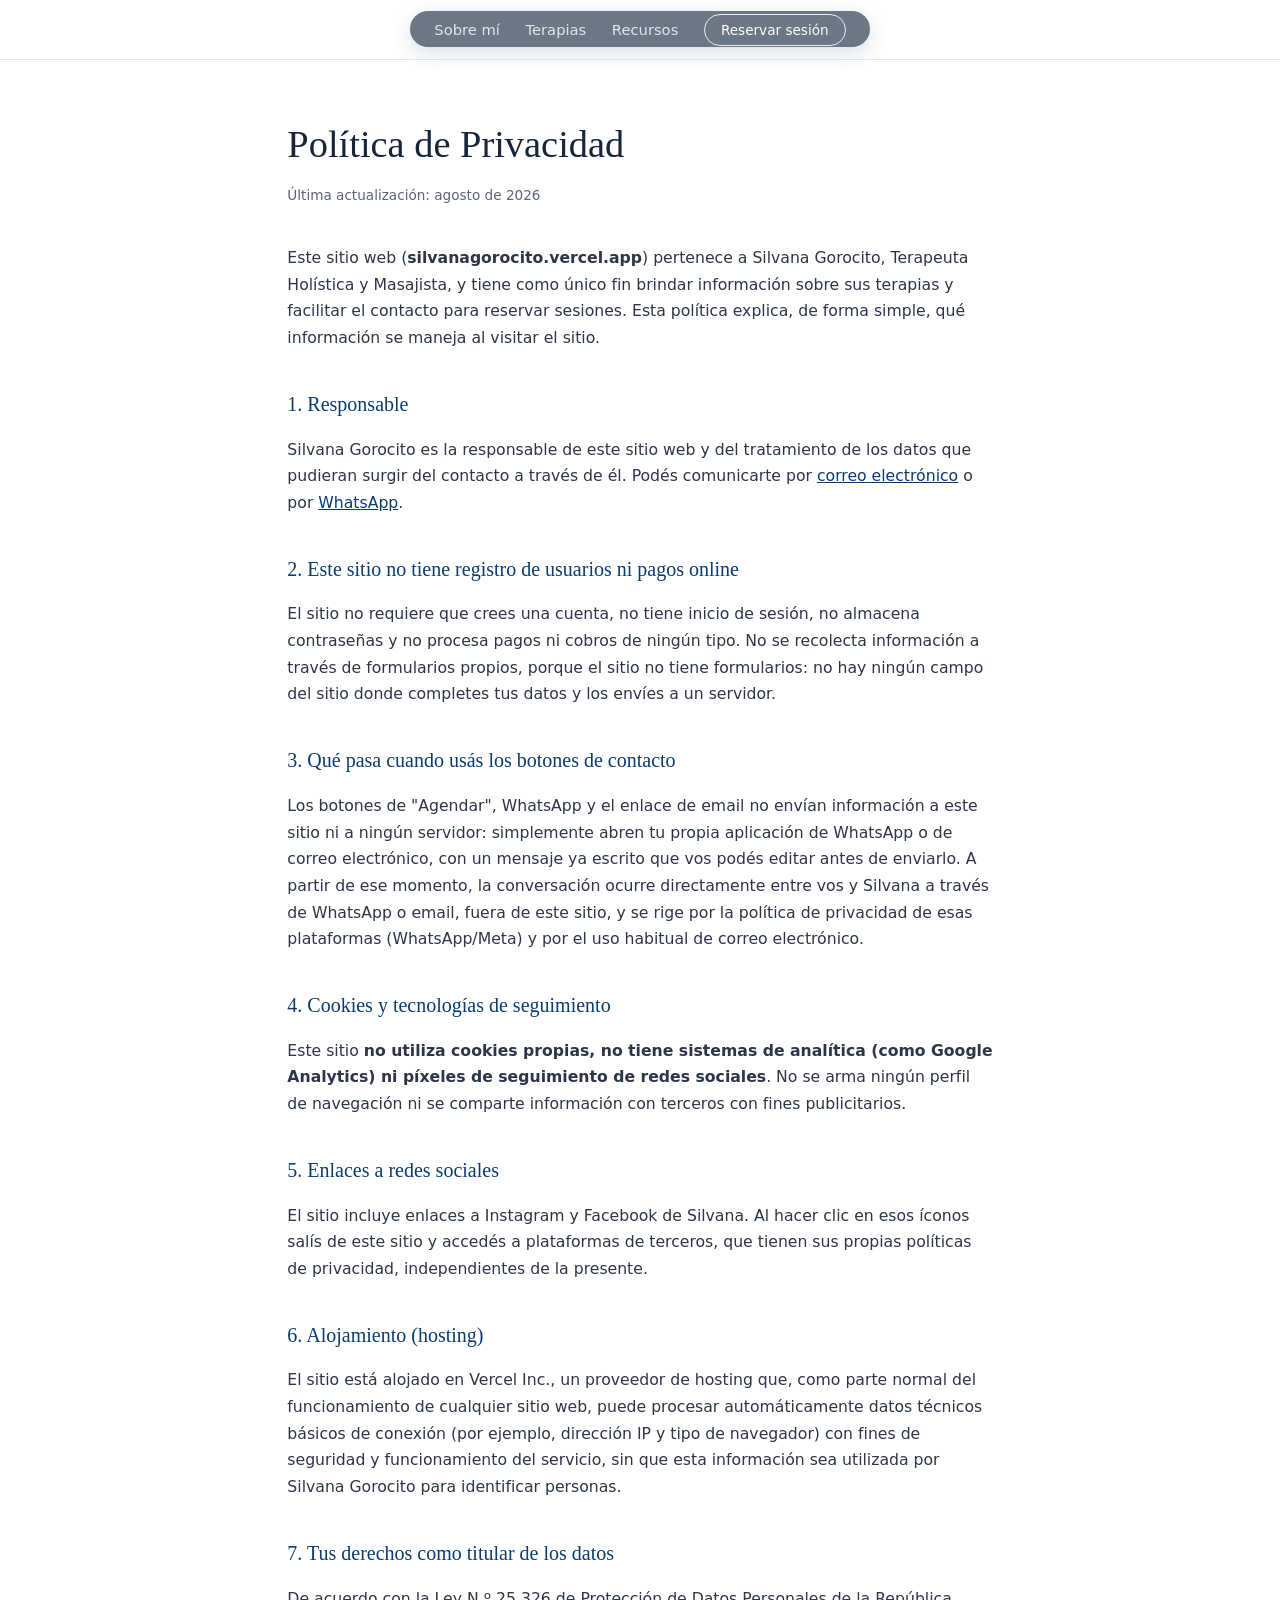
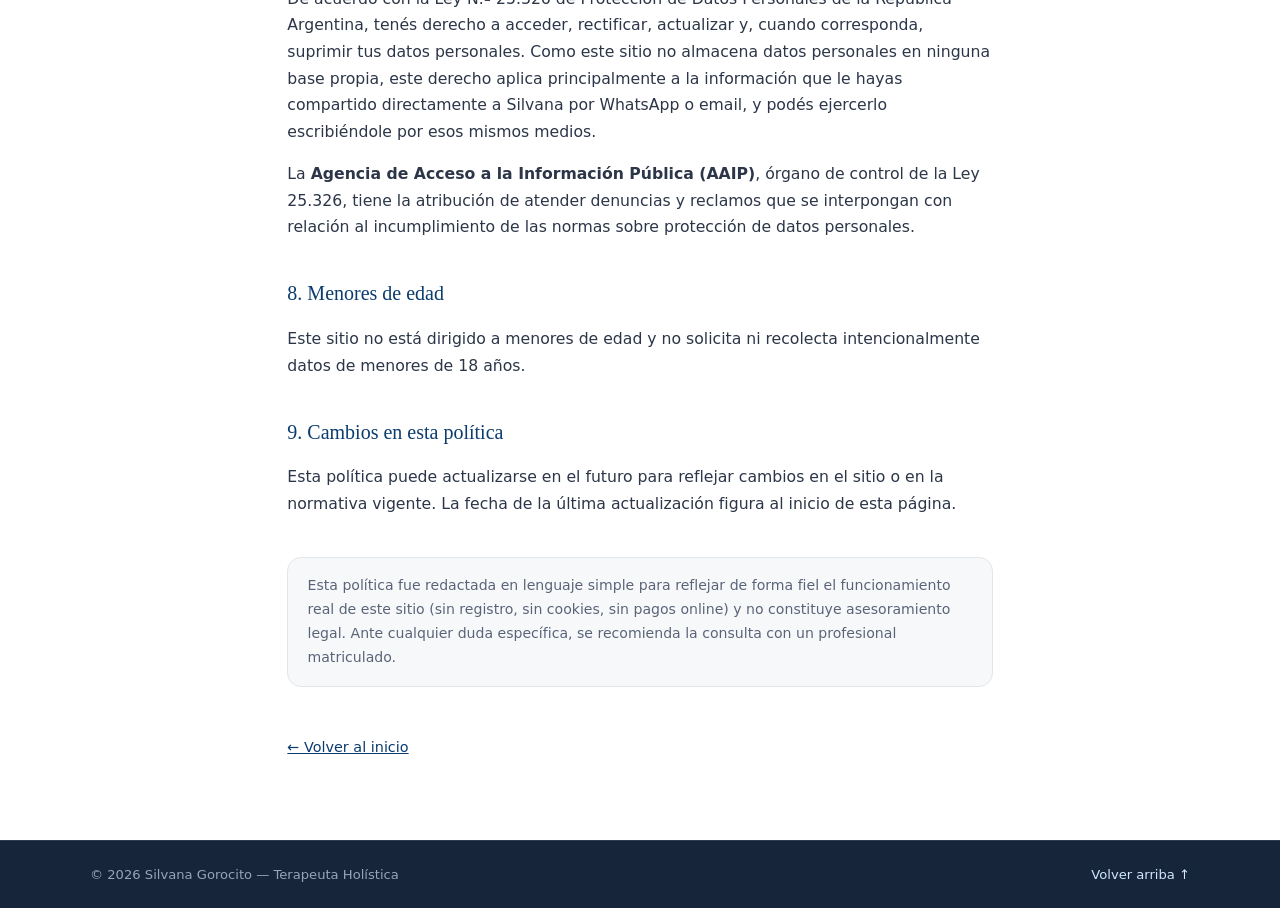
<file: privacidad.html>
<!DOCTYPE html>
<html lang="es">
<head>
<meta charset="UTF-8">
<meta name="viewport" content="width=device-width, initial-scale=1.0">
<title>Política de Privacidad · Silvana Gorocito</title>
<meta name="description" content="Política de Privacidad del sitio de Silvana Gorocito, Terapeuta Holística.">
<link rel="icon" type="image/x-icon" href="assets/favicons/favicon.ico">
<link rel="stylesheet" href="estilos.css">
<style>
  .legal {
    max-width: 74ch;
    margin: 0 auto;
    padding: 7rem 1.5rem 5rem;
    line-height: 1.7;
    color: var(--ink);
  }
  .legal h1 {
    font-family: var(--font-serif);
    font-size: clamp(1.8rem, 4vw, 2.4rem);
    margin-bottom: 0.4rem;
  }
  .legal .actualizado {
    font-size: 0.85rem;
    color: #5a6478;
    margin-bottom: 2.4rem;
    display: block;
  }
  .legal h2 {
    font-family: var(--font-serif);
    font-size: 1.25rem;
    margin: 2.2rem 0 0.8rem;
    color: var(--navy);
  }
  .legal p, .legal li {
    font-size: 0.98rem;
    color: #2c3648;
  }
  .legal ul {
    padding-left: 1.3rem;
    margin: 0.6rem 0 1rem;
  }
  .legal li {
    margin-bottom: 0.4rem;
  }
  .legal a {
    color: var(--navy);
    text-decoration: underline;
  }
  .legal .volver {
    display: inline-block;
    margin-top: 3rem;
    font-size: 0.9rem;
  }
  .legal .nota {
    background: var(--paper-soft);
    border: 1px solid var(--line);
    border-radius: 14px;
    padding: 1rem 1.2rem;
    font-size: 0.88rem;
    color: #5a6478;
    margin-top: 2.5rem;
  }
</style>
</head>
<body>

  <!-- ================= NAV ================= -->
  <header class="nav scrolled" id="nav">
    <div class="container">
      <ul class="nav__links">
        <li><a href="index.html#sobre-mi">Sobre mí</a></li>
        <li><a href="index.html#servicios">Terapias</a></li>
        <li><a href="index.html#recursos">Recursos</a></li>
        <li><a href="index.html#contacto" class="nav__cta">Reservar sesión</a></li>
      </ul>
    </div>
  </header>

  <main class="legal">
    <h1>Política de Privacidad</h1>
    <span class="actualizado">Última actualización: agosto de 2026</span>

    <p>
      Este sitio web (<strong>silvanagorocito.vercel.app</strong>) pertenece a Silvana Gorocito,
      Terapeuta Holística y Masajista, y tiene como único fin brindar información sobre sus
      terapias y facilitar el contacto para reservar sesiones. Esta política explica, de forma
      simple, qué información se maneja al visitar el sitio.
    </p>

    <h2>1. Responsable</h2>
    <p>
      Silvana Gorocito es la responsable de este sitio web y del tratamiento de los datos que
      pudieran surgir del contacto a través de él. Podés comunicarte por
      <a href="mailto:sgl28@hotmail.com">correo electrónico</a> o por
      <a href="https://wa.me/5493564675543" target="_blank" rel="noopener noreferrer">WhatsApp</a>.
    </p>

    <h2>2. Este sitio no tiene registro de usuarios ni pagos online</h2>
    <p>
      El sitio no requiere que crees una cuenta, no tiene inicio de sesión, no almacena
      contraseñas y no procesa pagos ni cobros de ningún tipo. No se recolecta información
      a través de formularios propios, porque el sitio no tiene formularios: no hay ningún
      campo del sitio donde completes tus datos y los envíes a un servidor.
    </p>

    <h2>3. Qué pasa cuando usás los botones de contacto</h2>
    <p>
      Los botones de "Agendar", WhatsApp y el enlace de email no envían información a este
      sitio ni a ningún servidor: simplemente abren tu propia aplicación de WhatsApp o de
      correo electrónico, con un mensaje ya escrito que vos podés editar antes de enviarlo.
      A partir de ese momento, la conversación ocurre directamente entre vos y Silvana a
      través de WhatsApp o email, fuera de este sitio, y se rige por la política de
      privacidad de esas plataformas (WhatsApp/Meta) y por el uso habitual de correo
      electrónico.
    </p>

    <h2>4. Cookies y tecnologías de seguimiento</h2>
    <p>
      Este sitio <strong>no utiliza cookies propias, no tiene sistemas de analítica
      (como Google Analytics) ni píxeles de seguimiento de redes sociales</strong>. No se
      arma ningún perfil de navegación ni se comparte información con terceros con fines
      publicitarios.
    </p>

    <h2>5. Enlaces a redes sociales</h2>
    <p>
      El sitio incluye enlaces a Instagram y Facebook de Silvana. Al hacer clic en esos
      íconos salís de este sitio y accedés a plataformas de terceros, que tienen sus
      propias políticas de privacidad, independientes de la presente.
    </p>

    <h2>6. Alojamiento (hosting)</h2>
    <p>
      El sitio está alojado en Vercel Inc., un proveedor de hosting que, como parte normal
      del funcionamiento de cualquier sitio web, puede procesar automáticamente datos
      técnicos básicos de conexión (por ejemplo, dirección IP y tipo de navegador) con
      fines de seguridad y funcionamiento del servicio, sin que esta información sea
      utilizada por Silvana Gorocito para identificar personas.
    </p>

    <h2>7. Tus derechos como titular de los datos</h2>
    <p>
      De acuerdo con la Ley N.º 25.326 de Protección de Datos Personales de la República
      Argentina, tenés derecho a acceder, rectificar, actualizar y, cuando corresponda,
      suprimir tus datos personales. Como este sitio no almacena datos personales en
      ninguna base propia, este derecho aplica principalmente a la información que le
      hayas compartido directamente a Silvana por WhatsApp o email, y podés ejercerlo
      escribiéndole por esos mismos medios.
    </p>
    <p>
      La <strong>Agencia de Acceso a la Información Pública (AAIP)</strong>, órgano de
      control de la Ley 25.326, tiene la atribución de atender denuncias y reclamos que
      se interpongan con relación al incumplimiento de las normas sobre protección de
      datos personales.
    </p>

    <h2>8. Menores de edad</h2>
    <p>
      Este sitio no está dirigido a menores de edad y no solicita ni recolecta
      intencionalmente datos de menores de 18 años.
    </p>

    <h2>9. Cambios en esta política</h2>
    <p>
      Esta política puede actualizarse en el futuro para reflejar cambios en el sitio o en
      la normativa vigente. La fecha de la última actualización figura al inicio de esta
      página.
    </p>

    <div class="nota">
      Esta política fue redactada en lenguaje simple para reflejar de forma fiel el
      funcionamiento real de este sitio (sin registro, sin cookies, sin pagos online) y no
      constituye asesoramiento legal. Ante cualquier duda específica, se recomienda la
      consulta con un profesional matriculado.
    </div>

    <a class="volver" href="index.html">← Volver al inicio</a>
  </main>

  <footer>
    <div class="container">
      <span>© <span id="anio"></span> Silvana Gorocito — Terapeuta Holística</span>
      <a href="index.html#inicio">Volver arriba ↑</a>
    </div>
  </footer>

  <script>
    document.getElementById('anio').textContent = new Date().getFullYear();
  </script>
</body>
</html>
</file>
<file: estilos.css>
/* =========================================================
   Silvana Gorocito — Terapeuta Holística / Masajista
   estilos.css
   ========================================================= */

/* ---------- Base ---------- */
:root {
  --navy: #0b3c6e;
  --navy-soft: #1a4d85;
  --ink: #17253a;
  --paper: #ffffff;
  --paper-soft: #f7f8fa;
  --line: #e2e6ec;
  --halo-cyan: #6fe3f0;

  --stripe-color: #fff;
  --bg: var(--stripe-color);

  --font-serif: Georgia, 'Iowan Old Style', 'Palatino Linotype', serif;
  --font-sans: Inter, system-ui, -apple-system, Segoe UI, Roboto, sans-serif;
}

* { box-sizing: border-box; }

html { scroll-behavior: smooth; }

body {
  margin: 0;
  min-height: 100vh;
  font-family: var(--font-sans);
  color: var(--ink);
  background: var(--paper);
  -webkit-font-smoothing: antialiased;
  -webkit-user-select: none;
  -moz-user-select: none;
  -ms-user-select: none;
  user-select: none;
}

img, svg { max-width: 100%; }

a { color: inherit; }

h1, h2, h3 {
  font-family: var(--font-serif);
  font-weight: 400;
  margin: 0;
}

section { position: relative; }

.container {
  width: min(1100px, 92%);
  margin: 0 auto;
}

/* =========================================================
   INTRO — animación obligatoria del logo al ingresar
   ========================================================= */
#intro-overlay {
  position: fixed;
  inset: 0;
  z-index: 9999;
  background: var(--paper);
  display: flex;
  align-items: center;
  justify-content: center;
  transition: opacity 0.8s ease;
}

#intro-overlay.oculto {
  opacity: 0;
  pointer-events: none;
}

body.cargando {
  overflow: hidden;
}

/* ---- Logo animado, embebido directamente (no en iframe) ---- */
.logo-intro {
  height: 100%;
  width: 100%;
  display: flex;
  flex-direction: column;
  align-items: center;
  justify-content: center;
  padding: 24px;
}

.logo-intro .stage {
  width: min(70vmin, 460px);
}

.logo-intro .logo-svg {
  width: 100%;
  height: auto;
  overflow: visible;
}

.logo-intro .logo-svg .m {
  fill: #ffffff;
  fill-opacity: 0;
  animation: mask-fill 0.42s ease forwards var(--fill-delay);
}
@keyframes mask-fill { to { fill-opacity: 1; } }

.logo-intro .logo-svg .p {
  fill: none;
  stroke: var(--navy);
  stroke-width: 1.6;
  stroke-linecap: round;
  stroke-linejoin: round;
  stroke-dasharray: var(--len);
  stroke-dashoffset: var(--len);
  stroke-opacity: 0.9;
  animation-name: draw-path, fade-stroke;
  animation-duration: var(--dur), 0.4s;
  animation-timing-function: cubic-bezier(.45,0,.55,1), ease;
  animation-delay: var(--delay), var(--stroke-fade-delay);
  animation-fill-mode: forwards, forwards;
}
@keyframes draw-path { to { stroke-dashoffset: 0; } }
@keyframes fade-stroke { to { stroke-opacity: 0; } }

@media (prefers-reduced-motion: reduce) {
  .logo-intro .logo-svg .m {
    animation: none !important;
    fill-opacity: 1 !important;
  }
  .logo-intro .logo-svg .p {
    animation: none !important;
    stroke-opacity: 0 !important;
    stroke-dashoffset: 0 !important;
  }
  .halo-container::before,
  .halo-container::after,
  .estrella-norte {
    animation: none !important;
    opacity: 0.6 !important;
    transform: scale(1) !important;
  }
}

/* ---- Separador propio (hamsahand.png), reemplaza a la estrella ---- */
.ornamento {
  display: block;
  background-image: url('assets/img/separadores/hamsahand.png');
  background-size: contain;
  background-repeat: no-repeat;
  background-position: center;
}

.ornamento--sm { width: 16px; height: 16px; }
.ornamento--md { width: 34px; height: 34px; margin: 0 auto 1.4rem; }
.ornamento--lg { width: 52px; height: 52px; margin: 0 auto; }

/* =========================================================
   NAV
   ========================================================= */
.nav {
  position: fixed;
  top: 0;
  left: 0;
  right: 0;
  z-index: 500;
  display: flex;
  align-items: center;
  justify-content: space-between;
  padding: 1.1rem 0;
  background: rgba(255,255,255,0);
  transition: background 0.3s ease, box-shadow 0.3s ease, padding 0.3s ease;
}

.nav.scrolled {
  background: rgba(255,255,255,0.9);
  backdrop-filter: blur(10px);
  box-shadow: 0 1px 0 var(--line);
  padding: 0.7rem 0;
}

.nav .container {
  display: flex;
  align-items: center;
  justify-content: center;
  gap: 1rem;
}

.nav__brand {
  font-family: var(--font-serif);
  font-size: 1.1rem;
  letter-spacing: 0.03em;
  color: var(--navy);
  text-decoration: none;
}

.nav__links {
  display: flex;
  align-items: center;
  gap: 1.6rem;
  list-style: none;
  margin: 0;
  padding: 0.6rem 1.5rem;
  font-size: 0.92rem;
  background: rgba(17, 37, 58, 0.5);
  backdrop-filter: blur(10px);
  -webkit-backdrop-filter: blur(10px);
  border-radius: 999px;
  box-shadow: 0 6px 20px rgba(11, 60, 110, 0.16);
  transition: background 0.3s ease, box-shadow 0.3s ease;
}

.nav__links a {
  text-decoration: none;
  color: #fff;
  opacity: 0.82;
  transition: opacity 0.2s ease;
}

.nav__links a:hover { opacity: 1; }

.nav__cta {
  border: 1px solid rgba(255, 255, 255, 0.85);
  color: #fff !important;
  padding: 0.45rem 1rem;
  border-radius: 999px;
  font-size: 0.85rem !important;
  opacity: 1 !important;
}

.nav.scrolled .nav__links {
  background: rgba(17, 37, 58, 0.62);
}

/* =========================================================
   SECCIONES GENERALES
   ========================================================= */
section.pad {
  padding: 5.5rem 0;
}

.eyebrow {
  font-size: 0.8rem;
  letter-spacing: 0.18em;
  text-transform: uppercase;
  color: var(--navy);
  margin-bottom: 0.8rem;
  display: block;
  text-align: center; /* Centrado */
}

.section-title {
  font-size: clamp(1.8rem, 2vw + 1.2rem, 2.6rem);
  margin-bottom: 1rem;
  color: var(--ink);
  text-align: center; /* Centrado */
}

.section-lede {
  max-width: 62ch;
  color: #445064;
  font-size: 1.05rem;
  line-height: 1.7;
  text-align: center;  /* Centrado del texto */
  margin-left: auto;   /* Centrado del contenedor */
  margin-right: auto;
}

/* ---------- Sobre mí ---------- */
.about {
  position: relative;
  overflow: hidden;
  background: var(--paper-soft);
  border-top: 1px solid var(--line);
  border-bottom: 1px solid var(--line);
  isolation: isolate; /* que el z-index del fondo no se escape de la sección */
  min-height: clamp(460px, 58vh, 680px); /* desktop: buen alto para que las franjas se vean */
}

/* Fondo en franjas verticales, atenuado, detrás del contenido */
.about-bg {
  position: absolute;
  inset: 0;
  z-index: 0;
  display: flex;
}

.about-bg__franja {
  flex: 1 1 0;
  background-size: cover;
  background-position: var(--pos, center);
  filter: grayscale(35%) contrast(0.95);
}

/* Una imagen distinta por franja — reemplazá los nombres de archivo si querés otros */
.about-bg__franja:nth-child(1) { background-image: url('assets/img/sobre-mi/franja-1.jpg'); }
.about-bg__franja:nth-child(2) { background-image: url('assets/img/sobre-mi/franja-2.jpg'); }
.about-bg__franja:nth-child(3) { background-image: url('assets/img/sobre-mi/franja-3.jpg'); }

/* Velo por encima de las franjas para atenuarlas y que el texto siga siendo legible */
.about-bg::after {
  content: "";
  position: absolute;
  inset: 0;
  background: var(--paper-soft);
  opacity: 0.82; /* subí este número para atenuar más, bajalo para que se vean más las fotos */
}

.about .container {
  position: relative;
  z-index: 1;
  display: grid;
  grid-template-columns: 1fr;
  gap: 2rem;
  text-align: center;
  place-items: center;
}

/* ---------- Servicios ---------- */
.services {
  position: relative;
  overflow: hidden;
  background: var(--paper);
  isolation: isolate; /* que el fondo no se escape del recorte de la sección */
}

/* ---- Fondo dinámico por categoría (crossfade entre dos capas) ---- */
.services-bg {
  position: absolute;
  inset: 0;
  z-index: 0;
}

.services-bg__layer {
  position: absolute;
  inset: 0;
  background-size: cover;
  background-position: center;
  opacity: 0;
  filter: saturate(0.9);
  transition: opacity 1s ease;
}

.services-bg__layer.visible {
  opacity: 1;
}

/* velo para atenuar la foto y que el texto/menú sigan legibles */
.services-bg::after {
  content: "";
  position: absolute;
  inset: 0;
  background: var(--paper);
  opacity: 0.86;
  transition: opacity 0.6s ease;
}

.services-bg:has(.visible)::after {
  opacity: 0.78; /* un poco menos tapado cuando sí hay foto, para que se note */
}

.services .container {
  position: relative;
  z-index: 1;
}

.services .head {
  text-align: center;
  max-width: 60ch;
  margin: 0 auto 3rem;
}

/* =========================================================
   MENÚ RADIAL DE TERAPIAS
   ========================================================= */
.menu-radial {
  position: relative;
  width: min(92vw, 720px);
  aspect-ratio: 1 / 1;
  margin: 2rem auto 0;
  display: flex;
  align-items: center;
  justify-content: center;
  --radio: 0px; /* se anima al abrir */
}

.menu-radial.abierto {
  --radio: clamp(185px, 29vw, 265px);
}

/* ---- Botón central ---- */
.menu-radial__nucleo {
  position: relative;
  z-index: 5;
  width: clamp(120px, 22vw, 180px);
  height: clamp(120px, 22vw, 180px);
  border: 0;
  padding: 0;
  border-radius: 50%;
  background: transparent;
  cursor: pointer;
  display: grid;
  place-items: center;
  -webkit-tap-highlight-color: transparent;
}

.menu-radial__icono {
  position: relative;
  z-index: 3;
  width: 46%;
  height: 46%;
  object-fit: contain;
  filter: drop-shadow(0 2px 8px rgba(11,60,110,0.35));
  transition: transform 0.3s ease;
}

.menu-radial__nucleo:hover .menu-radial__icono,
.menu-radial__nucleo:focus-visible .menu-radial__icono {
  transform: scale(1.06);
}

.menu-radial__nucleo:focus-visible {
  outline: 2px solid var(--navy);
  outline-offset: 6px;
}

/* =========================================================
   NUEVO HALO DE CATEGORÍAS (Cyan + Estrella / Pulsación)
   ========================================================= */

/* Escena y posición central */
.halo-escena {
  position: absolute;
  inset: 0;
  display: flex;
  align-items: center;
  justify-content: center;
  z-index: 1;
  pointer-events: none;
}

/* Contenedor relativo para alojar el halo y la estrella */
.halo-container {
  position: absolute;
  top: 50%;
  left: 50%;
  width: 0;
  height: 0;
  --halo-size: 120px;
  /* 46px de blur en un box-shadow que además escala vía transform
     obligaba a recalcular el blur en cada frame; con 24px se ve
     prácticamente igual y sale mucho más barato */
  --halo-blur: 24px;
  --halo-spread: 5px;
  contain: paint;
}

/* ---- 1. Anillos y Sombras de Pulsación (Halo Cyan) ----
   Tamaño pensado para que, incluso en su punto de mayor opacidad,
   el resplandor no llegue a tocar los íconos de las categorías.
   En breakpoints móviles se achica junto con --radio (ver más abajo)
   para que la distancia de seguridad se mantenga en pantallas chicas. */
.halo-container::before,
.halo-container::after {
  content: '';
  display: block;
  position: absolute;
  width: var(--halo-size);
  height: var(--halo-size);
  left: calc(var(--halo-size) / -2);
  top: calc(var(--halo-size) / -2);
  border-radius: 50%;
  /* Esta animación corría siempre, infinita, aunque el menú radial
     estuviera cerrado y el halo invisible (opacity:0 no detiene
     animaciones). La pausamos por defecto y la activamos solo cuando
     el menú realmente está abierto — así no gasta CPU/GPU "todo el
     tiempo" como venía pasando. */
  animation: GrowHalo 3s linear infinite;
  animation-play-state: paused;
  will-change: transform, opacity;
}

.menu-radial.abierto .halo-container::before,
.menu-radial.abierto .halo-container::after,
.menu-radial.abierto .estrella-norte {
  animation-play-state: running;
}

.halo-container::before {
  box-shadow: 0px 0px var(--halo-blur) var(--halo-spread) var(--halo-cyan, #6fe3f0);
}

.halo-container::after {
  box-shadow: inset 0px 0px var(--halo-blur) var(--halo-spread) var(--halo-cyan, #6fe3f0);
}

/* ---- 2. Destello Estrella del Norte en el Centro, sincronizado ---- */
.estrella-norte {
  position: absolute;
  top: 50%;
  left: 50%;
  --estrella-size: 56px;
  width: var(--estrella-size);
  height: var(--estrella-size);
  margin-left: calc(var(--estrella-size) / -2);
  margin-top: calc(var(--estrella-size) / -2);
  pointer-events: none;
  animation: GrowHalo 3s linear infinite;
  animation-play-state: paused;
  background-size: 14px 14px;
  background-repeat: no-repeat;
  background-position: center;
}

/* Cruz/Rayos de la Estrella */
.estrella-norte::before,
.estrella-norte::after {
  content: '';
  position: absolute;
  top: 50%;
  left: 50%;
  transform: translate(-50%, -50%);
  background: #ffffff;
  border-radius: 2px;
}

.estrella-norte::before {
  width: 100%;
  height: 1.5px;
  box-shadow: 0 0 10px 1.5px var(--halo-cyan, #6fe3f0);
}

.estrella-norte::after {
  width: 1.5px;
  height: 100%;
  box-shadow: 0 0 10px 1.5px var(--halo-cyan, #6fe3f0);
}

/* ---- Keyframes Animación Sincronizada (halo + estrella) ---- */
@keyframes GrowHalo {
  0% {
    transform: scale(0.1);
    opacity: 0;
  }
  50% {
    opacity: 0.9;
  }
  100% {
    transform: scale(1.6);
    opacity: 0;
  }
}

/* ---- Los 10 ítems distribuidos en círculo ---- */
.menu-radial__items {
  position: absolute;
  inset: 0;
  list-style: none;
  margin: 0;
  padding: 0;
  z-index: 4;
}

.menu-radial__item {
  position: absolute;
  top: 50%;
  left: 50%;
  transform: translate(-50%, -50%) rotate(var(--angle)) translateX(var(--radio)) rotate(calc(-1 * var(--angle)));
  opacity: 0;
  pointer-events: none;
  transition: transform 0.55s cubic-bezier(0.34, 1.56, 0.64, 1), opacity 0.35s ease;
  transition-delay: calc(var(--i, 0) * 35ms);
}

.menu-radial.abierto .menu-radial__item {
  opacity: 1;
  pointer-events: auto;
}

.menu-radial__link {
  display: flex;
  align-items: center;
  justify-content: center;
  width: clamp(96px, 15vw, 130px);
  min-height: clamp(56px, 8vw, 68px);
  background: none;
  border: 0;
  padding: 0;
  cursor: pointer;
  font-family: var(--font-sans);
  text-align: center;
}

/* Recuadro de texto: reemplaza al ícono, pensado para ser bien legible */
.menu-radial__label {
  display: flex;
  align-items: center;
  justify-content: center;
  width: 100%;
  min-height: 100%;
  padding: 0.6rem 0.7rem;
  border-radius: 14px;
  background: var(--paper);
  border: 1.5px solid var(--line);
  box-shadow: 0 4px 14px -8px rgba(11,60,110,0.3);
  font-size: 0.86rem;
  font-weight: 600;
  line-height: 1.25;
  color: var(--ink);
  transition: transform 0.25s ease, box-shadow 0.25s ease, border-color 0.25s ease, background 0.25s ease;
}

.menu-radial__link:hover .menu-radial__label,
.menu-radial__link:focus-visible .menu-radial__label,
.menu-radial__link.activo .menu-radial__label {
  transform: translateY(-3px);
  border-color: var(--navy-soft);
  color: var(--navy);
  /* pequeño brillo de color para dar contraste, sin repetir el halo del centro */
  box-shadow: 0 0 0 3px rgba(96,165,250,0.15), 0 0 20px 2px rgba(96,165,250,0.4);
}

.menu-radial__link.activo .menu-radial__label {
  background: var(--paper-soft);
}

/* ---- Panel con la descripción de la terapia elegida ---- */
.menu-radial-panel {
  max-width: 52ch;
  margin: 2.2rem auto 0;
  text-align: center;
  background: var(--paper-soft);
  border: 1px solid var(--line);
  border-radius: 18px;
  padding: 1.6rem 1.8rem;
  animation: panelIn 0.3s ease;
}

.menu-radial-panel__icon {
  display: inline-grid;
  place-items: center;
  width: 40px;
  height: 40px;
  border-radius: 50%;
  border: 1px solid var(--navy);
  color: var(--navy);
  font-size: 1.1rem;
  margin-bottom: 0.7rem;
  overflow: hidden;
}

.menu-radial-panel__icon-img {
  width: 60%;
  height: 60%;
  object-fit: contain;
}

.menu-radial-panel__title {
  font-family: var(--font-serif);
  font-size: 1.15rem;
  line-height: 1.3;
  margin-bottom: 0.4rem;
  color: var(--ink);
  /* Los nombres de terapia varían mucho en longitud ("Reiki" vs.
     "Acompañamiento desde la psicología holística") — reservamos
     siempre 2 líneas para que el panel (y el fondo detrás) no
     cambie de alto al pasar de una terapia a otra. */
  min-height: calc(1.3em * 2);
}

.menu-radial-panel__text {
  font-size: 0.92rem;
  line-height: 1.55;
  color: #56607a;
  margin: 0;
  /* Mismo criterio: las descripciones van de una línea corta a un
     párrafo bastante más largo según la terapia — reservamos el
     espacio máximo (3 líneas) para que la sección no "salte". */
  min-height: calc(1.55em * 3);
}

.menu-radial-panel__cta {
  margin-top: 1.1rem;
}

@keyframes panelIn {
  from { opacity: 0; transform: translateY(6px); }
  to { opacity: 1; transform: translateY(0); }
}

@media (max-width: 480px) {
  .menu-radial { margin-top: 1rem; }
}

/* ---- Menú radial en celulares: los "piso" en px de los clamp de arriba
   no bajan lo suficiente en pantallas angostas y los ítems terminaban
   saliéndose. Acá se recalculan con más peso en vw para que encojan
   de verdad, manteniendo el mismo estilo/proporciones.

   El radio (--radio) y el ancho de cada recuadro de texto están
   calculados juntos, con la misma proporción que en desktop
   (radio ≈ 1.9 × ancho del texto), para que a cualquier ancho de
   pantalla quede el mismo margen entre textos vecinos y ninguno
   se superponga con el de al lado. ---- */
@media (max-width: 640px) {
  .menu-radial.abierto {
    --radio: clamp(96px, 33.5vw, 220px);
  }

  .menu-radial__link {
    width: clamp(52px, 18vw, 118px);
    min-height: clamp(42px, 9vw, 64px);
  }

  .menu-radial__label {
    font-size: clamp(0.72rem, 1.4vw + 0.4rem, 0.85rem);
    padding: clamp(0.35rem, 1vw, 0.55rem) clamp(0.4rem, 1vw, 0.6rem);
  }

  .menu-radial__nucleo {
    width: clamp(84px, 28vw, 150px);
    height: clamp(84px, 28vw, 150px);
  }

  .halo-container {
    --halo-size: clamp(70px, 14vw, 95px);
    --halo-blur: clamp(24px, 5vw, 36px);
    --halo-spread: clamp(3px, 0.6vw, 4.5px);
  }

  .estrella-norte {
    --estrella-size: clamp(34px, 8vw, 46px);
  }
}

/* ---------- Testimonio / cita ---------- */
.cita {
  padding: 4.5rem 0;
  text-align: center;
}

.cita blockquote {
  margin: 0 auto;
  max-width: 46ch;
  font-family: var(--font-serif);
  font-size: clamp(1.2rem, 1.4vw + 0.9rem, 1.7rem);
  line-height: 1.5;
  color: var(--navy);
}

.cita cite {
  display: block;
  margin-top: 1.1rem;
  font-style: normal;
  font-size: 0.85rem;
  letter-spacing: 0.12em;
  text-transform: uppercase;
  color: #7a8398;
}

/* =========================================================
   ENCUENTRO 360 — "Nuevo servicio" destacado
   ========================================================= */
.encuentro {
  background: var(--paper-soft);
  border-bottom: 1px solid var(--line);
}

.encuentro-card {
  position: relative;
  background: var(--paper);
  border: 1px solid var(--line);
  border-radius: 24px;
  padding: 2.6rem 2.4rem;
  box-shadow: 0 30px 70px -40px rgba(11, 60, 110, 0.4);
  overflow: hidden;
}

/* Franja superior gradiente — igual que las terapias online */
.encuentro-card::before {
  content: '';
  position: absolute;
  top: 0;
  left: 0;
  right: 0;
  height: 5px;
  background: linear-gradient(90deg, #4ade80, var(--navy));
}

/* Borde pulsante verde de "servicio activo" */
.encuentro-card::after {
  content: '';
  position: absolute;
  inset: -1px;
  z-index: 2;
  border-radius: 25px;
  border: 2px solid transparent;
  pointer-events: none;
  animation: encuentro-glow 2.8s ease-in-out infinite;
}

@keyframes encuentro-glow {
  0%, 100% {
    border-color: rgba(74, 222, 128, 0.85);
    box-shadow: 0 0 16px rgba(74, 222, 128, 0.45),
                inset 0 0 16px rgba(74, 222, 128, 0.15);
  }
  50% {
    border-color: rgba(74, 222, 128, 0.2);
    box-shadow: 0 0 6px rgba(74, 222, 128, 0.12),
                inset 0 0 6px rgba(74, 222, 128, 0.04);
  }
}

.encuentro-badge {
  display: inline-flex;
  align-items: center;
  gap: 0.4rem;
  font-size: 0.7rem;
  letter-spacing: 0.12em;
  text-transform: uppercase;
  color: #1a7a45;
  background: rgba(74, 222, 128, 0.18);
  border: 1px solid rgba(74, 222, 128, 0.5);
  padding: 0.35rem 0.8rem;
  border-radius: 999px;
  margin-bottom: 1.4rem;
}

.encuentro-head {
  text-align: center;
  max-width: 60ch;
  margin: 0 auto 1.6rem;
}

.encuentro-eslogan {
  font-family: var(--font-serif);
  font-style: italic;
  font-size: clamp(1.15rem, 1.3vw + 0.8rem, 1.5rem);
  color: var(--navy-soft);
  margin-top: 0.3rem;
}

/* ---- Título "360" con efecto magic (gradiente animado + estrellas) ---- */
.encuentro-title {
  color: var(--ink);
}

.encuentro-title > .magic {
  display: inline-block;
  position: relative;
}

.encuentro-title .magic-star {
  --size: clamp(16px, 1.6vw, 26px);
  animation: encuentro-scale 700ms ease forwards;
  display: block;
  height: var(--size);
  left: var(--star-left);
  position: absolute;
  top: var(--star-top);
  width: var(--size);
}

.encuentro-title .magic-star > svg {
  animation: encuentro-rotate 1000ms linear infinite;
  display: block;
  opacity: 0.75;
}

.encuentro-title .magic-star > svg > path {
  fill: #4ade80;
}

.encuentro-title .magic-text {
  animation: encuentro-bg-pan 3s linear infinite;
  background: linear-gradient(
    to right,
    #4ade80,
    var(--halo-cyan),
    var(--navy-soft),
    #4ade80
  );
  background-size: 200%;
  -webkit-background-clip: text;
  background-clip: text;
  -webkit-text-fill-color: transparent;
  color: transparent;
  white-space: nowrap;
  padding: 0 0.12em;
}

@keyframes encuentro-bg-pan {
  from { background-position: 0% center; }
  to   { background-position: -200% center; }
}

@keyframes encuentro-scale {
  from, to { transform: scale(0); }
  50% { transform: scale(1); }
}

@keyframes encuentro-rotate {
  from { transform: rotate(0deg); }
  to   { transform: rotate(180deg); }
}

.encuentro-duracion {
  text-align: center;
  margin-bottom: 2.2rem;
}

.encuentro-duracion__tag {
  display: inline-block;
  font-size: 0.85rem;
  font-weight: 700;
  letter-spacing: 0.1em;
  text-transform: uppercase;
  color: #fff;
  background: var(--navy);
  border-radius: 999px;
  padding: 0.35rem 1.1rem;
  margin-bottom: 0.5rem;
}

.encuentro-duracion p {
  margin: 0.2rem 0 0;
  color: #56607a;
  font-size: 0.95rem;
  font-style: italic;
}

.encuentro-grid {
  display: grid;
  grid-template-columns: 1fr 1fr;
  gap: 2.2rem;
  max-width: 820px;
  margin: 0 auto 2.2rem;
}

.encuentro-col__titulo {
  font-size: 1.05rem;
  letter-spacing: 0.02em;
  color: var(--ink);
  margin-bottom: 0.7rem;
}

.encuentro-col__titulo--mt {
  margin-top: 1.4rem;
}

.encuentro-col__texto {
  font-size: 0.92rem;
  line-height: 1.65;
  color: #445064;
  margin: 0 0 0.9rem;
}

.encuentro-cita {
  font-family: var(--font-serif);
  font-style: italic;
  font-size: 1rem;
  line-height: 1.5;
  color: var(--navy);
  border-left: 3px solid #4ade80;
  padding: 0.3rem 0 0.3rem 1rem;
  margin: 0 0 0.9rem;
}

.encuentro-unico {
  font-size: 0.9rem;
  color: #56607a;
  margin: 0;
}

.encuentro-corazon {
  color: #e05a7a;
}

.encuentro-lista {
  list-style: none;
  margin: 0;
  padding: 0;
  display: flex;
  flex-direction: column;
  gap: 0.5rem;
  font-size: 0.92rem;
  color: #445064;
}

.encuentro-lista li {
  display: flex;
  align-items: baseline;
  gap: 0.5rem;
}

.encuentro-lista li::before {
  content: "·";
  color: #4ade80;
  font-weight: 700;
  flex: none;
}

/* ---- Botón CTA con efecto sparkle ---- */
.encuentro-cta-wrap {
  --transition: 0.25s;
  --spark: 1.8s;
  --active: 0;
  --cut: 0.1em;
  position: relative;
  width: fit-content;
  margin: 0 auto;
}

.encuentro-cta {
  display: flex;
  align-items: center;
  justify-content: center;
  gap: 0.5em;
  text-decoration: none;
  white-space: nowrap;
  font-weight: 600;
  font-size: 0.95rem;
  padding: 0.9rem 1.6rem;
  border-radius: 100px;
  cursor: pointer;
  position: relative;
  color: #fff;
  background: var(--navy);
  transition: box-shadow var(--transition), transform var(--transition), background var(--transition), color var(--transition);
  transform: scale(calc(1 + (var(--active) * 0.1)));
}

/* Fondo con gradiente animado (verde → cyan → navy) en bucle continuo.
   Misma técnica que el título: el gradiente empieza y termina con el mismo
   color, background-size: 200%, y se anima de 0% a -200%. Como el primer y
   último color coinciden, cada vuelta del ciclo coincide con la siguiente y
   no hay corte visible al reiniciar. */
.encuentro-cta::before {
  content: "";
  position: absolute;
  inset: 0;
  border-radius: 100px;
  z-index: 0;
  background: linear-gradient(
    to right,
    #4ade80,
    var(--halo-cyan),
    var(--navy-soft),
    #4ade80
  );
  background-size: 200%;
  animation: encuentro-cta-pan 3s linear infinite;
}

@keyframes encuentro-cta-pan {
  from { background-position: 0% center; }
  to   { background-position: -200% center; }
}

.encuentro-cta > * {
  position: relative;
  z-index: 1;
}

.encuentro-cta:hover,
.encuentro-cta:focus-visible {
  --active: 1;
  transform: translateY(-2px) scale(calc(1 + (var(--active) * 0.1)));
  box-shadow:
    0 0 calc(var(--active) * 3em) calc(var(--active) * 1.2em) rgba(74, 222, 128, 0.55),
    0 0.05em 0 0 rgba(255, 255, 255, 0.3) inset,
    0 -0.05em 0 0 rgba(26, 77, 133, 0.6) inset;
}

.encuentro-cta:focus-visible {
  outline: none;
}

.encuentro-cta:active {
  transform: scale(1);
}

.encuentro-cta svg {
  inline-size: 1.2em;
  height: auto;
}

.encuentro-cta .sparkle {
  overflow: visible;
}

.sparkle path {
  color: #a7f4c5;
  transform-box: fill-box;
  transform-origin: center;
  fill: currentColor;
  stroke: currentColor;
  transition: color var(--transition);
}

.encuentro-cta:is(:hover, :focus-visible) .sparkle path {
  animation-name: encuentro-bounce;
  animation-duration: 0.6s;
}

@keyframes encuentro-bounce {
  35%, 65% { scale: var(--scale); }
}

.sparkle path:nth-of-type(1) { --scale: 0.5; --delay: 0.1s; }
.sparkle path:nth-of-type(2) { --scale: 1.5; --delay: 0.2s; }
.sparkle path:nth-of-type(3) { --scale: 2.5; --delay: 0.35s; }

/* ---- Anillo giratorio de luz (spark) ---- */
.encuentro-cta-wrap .spark {
  position: absolute;
  inset: 0;
  border-radius: 100px;
  overflow: hidden;
  pointer-events: none;
  -webkit-mask: linear-gradient(white, transparent 50%);
  mask: linear-gradient(white, transparent 50%);
  animation: encuentro-flip calc(var(--spark) * 2) infinite steps(2, end);
  opacity: 0.85;
}

@keyframes encuentro-flip {
  to { rotate: 360deg; }
}

.encuentro-cta-wrap .spark:before {
  content: "";
  position: absolute;
  width: 200%;
  aspect-ratio: 1;
  top: 0%;
  left: 50%;
  z-index: -1;
  translate: -50% -15%;
  rotate: -90deg;
  opacity: 0.5;
  background: conic-gradient(
    from 0deg,
    transparent 0 340deg,
    #4ade80 360deg
  );
  animation: encuentro-rotate var(--spark) linear infinite both;
}

@keyframes encuentro-rotate {
  to { transform: rotate(90deg); }
}

/* ---- Partículas flotantes ---- */
.encuentro-cta-wrap .particle-pen {
  position: absolute;
  width: 220%;
  aspect-ratio: 1;
  top: 50%;
  left: 50%;
  translate: -50% -50%;
  -webkit-mask: radial-gradient(white, transparent 65%);
  mask: radial-gradient(white, transparent 65%);
  pointer-events: none;
  z-index: -1;
  opacity: 0;
  transition: opacity var(--transition);
}

.encuentro-cta-wrap:is(:hover, :focus-within) .particle-pen {
  opacity: 1;
  --play-state: running;
}

.encuentro-cta-wrap .particle {
  fill: #4ade80;
  color: #4ade80;
  width: calc(var(--size, 0.25) * 1rem);
  aspect-ratio: 1;
  position: absolute;
  top: calc(var(--y) * 1%);
  left: calc(var(--x) * 1%);
  opacity: var(--alpha, 1);
  animation: encuentro-float-out calc(var(--duration, 1) * 1s) calc(var(--delay) * -1s) infinite linear;
  animation-play-state: var(--play-state, paused);
  transform-origin: var(--origin-x, 1000%) var(--origin-y, 1000%);
}

.encuentro-cta-wrap .particle path {
  fill: #4ade80;
  stroke: #b7f5d1;
}

.encuentro-cta-wrap .particle:nth-of-type(even) {
  animation-direction: reverse;
}

@keyframes encuentro-float-out {
  to { rotate: 360deg; }
}

.encuentro-cta-wrap .text {
  translate: 2% -4%;
  letter-spacing: 0.01ch;
  background: linear-gradient(90deg, #ffffff, #d9f7e6);
  -webkit-background-clip: text;
  background-clip: text;
  color: transparent;
  transition: background var(--transition);
}

.encuentro-cta:is(:hover, :focus-visible) .text {
  background: linear-gradient(90deg, #a7f4c5, #ffffff);
  -webkit-background-clip: text;
  background-clip: text;
  color: transparent;
}

@media (max-width: 700px) {
  .encuentro-card {
    padding: 2rem 1.4rem;
  }

  .encuentro-title {
    font-size: clamp(1.6rem, 5.2vw + 0.6rem, 2rem);
  }

  .encuentro-grid {
    grid-template-columns: 1fr;
    gap: 1.8rem;
  }
}

@media (prefers-reduced-motion: reduce) {
  .encuentro-card::after { animation: none; }
  .encuentro-title .magic-star,
  .encuentro-title .magic-star > svg,
  .encuentro-title .magic-text { animation: none; }
  .encuentro-title .magic-star { opacity: 0; }
  .encuentro-cta-wrap .spark,
  .encuentro-cta-wrap .spark:before,
  .encuentro-cta-wrap .particle,
  .encuentro-cta-wrap:is(:hover, :focus-within) .particle-pen { animation: none; animation-play-state: paused; }
  .encuentro-cta-wrap .spark { opacity: 0; }
  .encuentro-cta-wrap .particle-pen { opacity: 0 !important; }
  .encuentro-cta::before { animation: none; }
}

/* =========================================================
   TERAPIAS A DISTANCIA — "Armonización sin Fronteras"
   Reutiliza las variables globales (--navy, --ink, --paper, --paper-soft,
   --line, --halo-cyan). Sin librerías externas.
   ========================================================= */
.distancia {
  position: relative;
  overflow: hidden;
  isolation: isolate;
  background: var(--paper-soft);
  border-top: 1px solid var(--line);
  border-bottom: 1px solid var(--line);
}

/* Fondo atenuado de la sección */
.distancia-bg {
  position: absolute;
  inset: 0;
  z-index: 0;
  background: url('assets/img/terapias-online/terapias-online.jpg') center / cover no-repeat;
  filter: grayscale(35%) contrast(0.95);
}

/* Velo que atenúa la imagen para legibilidad del texto */
.distancia-bg::after {
  content: "";
  position: absolute;
  inset: 0;
  background: var(--paper-soft);
  opacity: 0.82;
}

.distancia .container {
  position: relative;
  z-index: 1;
}

.distancia .head {
  text-align: center;
  max-width: 62ch;
  margin: 0 auto 3rem;
}

.distancia-grid {
  display: grid;
  grid-template-columns: repeat(3, 1fr);
  gap: 1.6rem;
  align-items: stretch;
}

.distancia-card {
  position: relative;
  display: flex;
  flex-direction: column;
  background: radial-gradient(ellipse at 50% 0%, var(--paper) 60%, var(--paper-soft));
  border: 1px solid var(--line);
  border-radius: 20px;
  padding: 2rem 1.8rem 1.8rem;
  box-shadow: 0 24px 60px -34px rgba(11, 60, 110, 0.35);
  overflow: hidden;
  transition: transform 0.25s ease, box-shadow 0.25s ease;
}

/* Franja superior gradiente — identifica las terapias online */
.distancia-card::before {
  content: '';
  position: absolute;
  top: 0;
  left: 0;
  right: 0;
  height: 4px;
  z-index: 0;
  background: linear-gradient(90deg, var(--halo-cyan), var(--navy));
  pointer-events: none;
}

.distancia-card > * {
  position: relative;
  z-index: 1;
}

.distancia-card:hover {
  transform: translateY(-4px);
  box-shadow: 0 28px 70px -30px rgba(11, 60, 110, 0.4);
}

/* Glow online — el borde de la tarjeta pulsa en cyan para indicar terapia virtual */
.distancia-card::after {
  content: '';
  position: absolute;
  inset: -1px;
  z-index: 2;
  border-radius: 21px;
  border: 2px solid transparent;
  pointer-events: none;
  animation: distancia-glow 2.8s ease-in-out infinite;
}

@keyframes distancia-glow {
  0%, 100% {
    border-color: rgba(74, 222, 128, 0.85);
    box-shadow: 0 0 16px rgba(74, 222, 128, 0.45),
                inset 0 0 16px rgba(74, 222, 128, 0.15);
  }
  50% {
    border-color: rgba(74, 222, 128, 0.2);
    box-shadow: 0 0 6px rgba(74, 222, 128, 0.12),
                inset 0 0 6px rgba(74, 222, 128, 0.04);
  }
}

.distancia-card__badge {
  align-self: flex-start;
  display: inline-flex;
  align-items: center;
  gap: 0.4rem;
  font-size: 0.7rem;
  letter-spacing: 0.12em;
  text-transform: uppercase;
  color: var(--navy);
  background: rgba(111, 227, 240, 0.18);
  border: 1px solid rgba(111, 227, 240, 0.5);
  padding: 0.3rem 0.7rem;
  border-radius: 999px;
  margin-bottom: 1.1rem;
}

.distancia-card__badge::before {
  content: "";
  width: 6px;
  height: 6px;
  border-radius: 50%;
  background: #4ade80;
  flex: none;
}

.distancia-card__titulo {
  font-size: 1.25rem;
  line-height: 1.3;
  color: var(--ink);
  margin-bottom: 0.9rem;
}

.distancia-card__titulo span {
  display: block;
  font-family: var(--font-sans);
  font-size: 0.78rem;
  font-weight: 600;
  letter-spacing: 0.03em;
  color: var(--navy-soft);
  margin-top: 0.25rem;
}

.distancia-card__texto {
  font-size: 0.92rem;
  line-height: 1.65;
  color: #445064;
  margin-bottom: 1.4rem;
}

.distancia-card > * + *:last-child { margin-top: auto; }

.distancia-sr {
  position: absolute;
  width: 1px; height: 1px;
  padding: 0; margin: -1px;
  overflow: hidden;
  clip: rect(0, 0, 0, 0);
  white-space: nowrap;
  border: 0;
}

/* ----- Card 1: selector de chakras ----- */
.chakra-selector {
  display: flex;
  justify-content: space-between;
  gap: 0.5rem;
  padding: 0.4rem 0;
  margin-bottom: 1.1rem;
}

.chakra-punto {
  position: relative;
  width: 30px;
  height: 30px;
  border-radius: 50%;
  border: 2px solid var(--chakra-color, var(--navy));
  background: var(--paper-soft);
  background: color-mix(in srgb, var(--chakra-color, var(--navy)) 22%, var(--paper));
  cursor: pointer;
  padding: 0;
  flex: none;
  transition: transform 0.2s ease, box-shadow 0.2s ease, background 0.2s ease;
}

.chakra-punto:hover {
  transform: translateY(-2px) scale(1.08);
}

.chakra-punto:focus-visible {
  outline: 2px solid var(--halo-cyan);
  outline-offset: 2px;
}

.chakra-punto[aria-pressed="true"] {
  background: var(--chakra-color, var(--navy));
  box-shadow: 0 0 0 4px color-mix(in srgb, var(--chakra-color, var(--navy)) 30%, transparent), 0 6px 14px -6px rgba(11,60,110,0.5);
}

.chakra-info {
  display: flex;
  flex-direction: column;
  gap: 0.2rem;
  background: rgba(247, 248, 250, 0.55);
  backdrop-filter: blur(6px);
  -webkit-backdrop-filter: blur(6px);
  border: 1px solid var(--line);
  border-radius: 14px;
  padding: 0.9rem 1rem;
  /* Alto total = 2 líneas de nombre + 2 líneas de detalle + gap + padding,
     así el recuadro (y por lo tanto la tarjeta entera) no cambia de
     tamaño sin importar qué chakra esté seleccionado. */
  min-height: 7.2rem;
  justify-content: center;
}

.chakra-info__nombre {
  font-family: var(--font-serif);
  font-size: 1rem;
  line-height: 1.3;
  color: var(--ink);
  /* Mismo criterio que el detalle: algunos nombres son más largos
     ("Chakra del Corazón · Anahata") y wrappean a 2 líneas, otros no
     ("Tercer Ojo · Ajna") — reservamos 2 siempre para que no varíe. */
  min-height: calc(1.3em * 2);
}

.chakra-info__detalle {
  font-size: 0.84rem;
  line-height: 1.5;
  color: #5a6478;
  /* Reserva el alto de 2 renglones siempre, tenga 1 o 2 líneas el texto
     real (varía según el chakra) — así la tarjeta no "salta" de tamaño
     al cambiar de un chakra a otro. */
  min-height: calc(1.5em * 2);
}

/* ----- Card 2: tabs de limpieza ----- */
.limpieza-tabs {
  display: flex;
  gap: 0.4rem;
  background: rgba(247, 248, 250, 0.55);
  backdrop-filter: blur(6px);
  -webkit-backdrop-filter: blur(6px);
  border: 1px solid var(--line);
  border-radius: 999px;
  padding: 0.3rem;
  margin-bottom: 1.1rem;
}

.limpieza-tab {
  flex: 1;
  border: none;
  background: transparent;
  color: #5a6478;
  font-family: var(--font-sans);
  font-size: 0.82rem;
  font-weight: 600;
  padding: 0.55rem 0.6rem;
  border-radius: 999px;
  cursor: pointer;
  transition: background 0.2s ease, color 0.2s ease;
}

.limpieza-tab.activo {
  background: var(--navy);
  color: #fff;
}

.limpieza-tab:focus-visible {
  outline: 2px solid var(--halo-cyan);
  outline-offset: 2px;
}

.limpieza-panel p {
  font-size: 0.92rem;
  line-height: 1.65;
  color: #445064;
  margin: 0;
  animation: distancia-fade 0.35s ease;
}

.limpieza-paneles {
  display: grid;
}

.limpieza-panel {
  grid-area: 1 / 1;
}

/* ----- Card 3: revelado del niño interior ----- */
.nino-reveal {
  display: flex;
  align-items: center;
  gap: 0.8rem;
  width: 100%;
  text-align: left;
  background: rgba(247, 248, 250, 0.55);
  backdrop-filter: blur(6px);
  -webkit-backdrop-filter: blur(6px);
  border: 1px dashed var(--navy-soft);
  border-radius: 14px;
  padding: 1rem 1.1rem;
  cursor: pointer;
  transition: background 0.2s ease, border-color 0.2s ease, transform 0.2s ease;
}

.nino-reveal:hover {
  transform: translateY(-2px);
  border-color: var(--navy);
}

.nino-reveal:focus-visible {
  outline: 2px solid var(--halo-cyan);
  outline-offset: 2px;
}

.nino-reveal__icono {
  flex: none;
  width: 30px;
  height: 30px;
  border-radius: 50%;
  background: radial-gradient(circle, var(--halo-cyan), var(--navy-soft));
  opacity: 0.85;
}

.nino-reveal__texto {
  font-size: 0.92rem;
  line-height: 1.5;
  color: var(--ink);
}

.nino-reveal.revelado .nino-reveal__texto {
  font-family: var(--font-serif);
  font-style: italic;
  animation: distancia-fade 0.4s ease;
}

@keyframes distancia-fade {
  from { opacity: 0; transform: translateY(3px); }
  to { opacity: 1; transform: translateY(0); }
}

@media (max-width: 900px) {
  .distancia-grid { grid-template-columns: 1fr 1fr; }
  .distancia-card:last-child { grid-column: 1 / -1; }
}

@media (max-width: 640px) {
  /* En vez de apilar las 3 tarjetas (scroll vertical largo), se
     convierten en un carrusel horizontal con scroll-snap nativo. */
  .distancia-grid {
    display: flex;
    grid-template-columns: none;
    overflow-x: auto;
    scroll-snap-type: x mandatory;
    -webkit-overflow-scrolling: touch;
    gap: 1rem;
    padding-bottom: 0.4rem;
    scrollbar-width: none;
  }

  .distancia-grid::-webkit-scrollbar { display: none; }

  .distancia-card {
    flex: 0 0 87%;
    scroll-snap-align: center;
    grid-column: auto;
  }

  .chakra-selector { flex-wrap: wrap; justify-content: center; }

  .distancia-dots { display: flex; }
}

/* ----- CTA propio por tarjeta: "Agendar esta terapia" (WhatsApp) ----- */
.distancia-whatsapp {
  display: inline-flex;
  align-items: center;
  justify-content: center;
  align-self: flex-start;
  gap: 0.5rem;
  padding: 0.65rem 1.2rem;
  border-radius: 999px;
  background: var(--navy);
  color: #fff;
  text-decoration: none;
  font-family: var(--font-sans);
  font-size: 0.85rem;
  font-weight: 600;
  box-shadow: 0 10px 24px -14px rgba(11, 60, 110, 0.6);
  transition: background 0.2s ease, transform 0.2s ease, box-shadow 0.2s ease;
}

.distancia-whatsapp svg {
  width: 16px;
  height: 16px;
  flex: none;
}

.distancia-whatsapp:hover {
  background: var(--navy-soft);
  transform: translateY(-2px);
  box-shadow: 0 14px 28px -12px rgba(11, 60, 110, 0.65);
}

.distancia-whatsapp:focus-visible {
  outline: 2px solid var(--halo-cyan);
  outline-offset: 2px;
}

/* ----- LED: el puntito de "Vía online" late suavemente ----- */
.distancia-card__badge::before {
  animation: distancia-led 2.2s ease-in-out infinite;
}

@keyframes distancia-led {
  0%, 100% {
    opacity: 1;
    box-shadow: 0 0 0 0 rgba(74, 222, 128, 0.7);
  }
  50% {
    opacity: 0.45;
    box-shadow: 0 0 0 4px rgba(74, 222, 128, 0);
  }
}

/* ----- Carrusel mobile: puntos de navegación ----- */
.distancia-dots {
  display: none;
  justify-content: center;
  gap: 0.55rem;
  margin-top: 1.6rem;
}

.distancia-dot {
  width: 9px;
  height: 9px;
  border-radius: 50%;
  border: none;
  padding: 0;
  background: var(--line);
  cursor: pointer;
  transition: background 0.2s ease, transform 0.2s ease;
}

.distancia-dot.activo {
  background: var(--navy);
  transform: scale(1.25);
}

.distancia-dot:focus-visible {
  outline: 2px solid var(--halo-cyan);
  outline-offset: 3px;
}

@media (prefers-reduced-motion: reduce) {
  .distancia-card,
  .chakra-punto,
  .nino-reveal,
  .distancia-whatsapp,
  .distancia-dot { transition: none; }
  .limpieza-panel p,
  .nino-reveal.revelado .nino-reveal__texto { animation: none; }
  .distancia-card__badge::before { animation: none; }
  .distancia-card::after { animation: none; }
}

/* ---------- Contacto ---------- */
.contacto {
  background: var(--ink);
  color: #fff;
}

.contacto .container {
  display: grid;
  grid-template-columns: 1.1fr 0.9fr;
  gap: 3rem;
  align-items: start;
}

.contacto .section-title { color: #fff; }
.contacto .eyebrow { color: #9fd0ff; }
.contacto .section-lede { color: #c6cede; }

.contacto-info {
  display: flex;
  flex-direction: column;
  gap: 1rem;
  margin-top: 1.6rem;
}

.contacto-info a,
.contacto-info span {
  display: flex;
  align-items: center;
  gap: 0.7rem;
  text-decoration: none;
  color: #fff;
  font-size: 0.98rem;
}

.contacto-info .dot {
  width: 8px;
  height: 8px;
  border-radius: 50%;
  background: #6fe3c4;
  flex: none;
}

.btn-primario {
  display: inline-flex;
  align-items: center;
  gap: 0.6rem;
  background: #fff;
  color: var(--ink);
  text-decoration: none;
  padding: 0.85rem 1.6rem;
  border-radius: 999px;
  font-size: 0.95rem;
  font-weight: 600;
  margin-top: 1.8rem;
  transition: transform 0.2s ease, box-shadow 0.2s ease;
}

.btn-primario:hover {
  transform: translateY(-2px);
  box-shadow: 0 12px 30px -10px rgba(255,255,255,0.35);
}

/* ---------- Formulario de contacto (WhatsApp) ---------- */
.contacto-form-wrap {
  background: rgba(255,255,255,0.06);
  border: 1px solid rgba(255,255,255,0.14);
  border-radius: 20px;
  padding: 1.8rem;
}

.contacto-form {
  display: flex;
  flex-direction: column;
  gap: 1.1rem;
}

.contacto-form__campo label {
  display: block;
  font-size: 0.85rem;
  font-weight: 600;
  letter-spacing: 0.03em;
  color: #c6cede;
  margin-bottom: 0.35rem;
}

.contacto-form__opt {
  font-weight: 400;
  font-size: 0.78rem;
  opacity: 0.7;
}

.contacto-form__campo select,
.contacto-form__campo input,
.contacto-form__campo textarea {
  width: 100%;
  font-family: var(--font-sans);
  font-size: 0.92rem;
  color: #fff;
  background: rgba(255,255,255,0.08);
  border: 1px solid rgba(255,255,255,0.18);
  border-radius: 10px;
  padding: 0.7rem 0.85rem;
  transition: border-color 0.2s ease, background 0.2s ease;
}

.contacto-form__campo select option {
  background: #17253a;
  color: #fff;
}

.contacto-form__campo select:valid,
.contacto-form__campo input:valid,
.contacto-form__campo textarea:valid {
  border-color: rgba(255,255,255,0.3);
}

.contacto-form__campo select:focus,
.contacto-form__campo input:focus,
.contacto-form__campo textarea:focus {
  outline: none;
  border-color: var(--halo-cyan);
  background: rgba(255,255,255,0.12);
}

.contacto-form__campo select:focus-visible,
.contacto-form__campo input:focus-visible,
.contacto-form__campo textarea:focus-visible {
  outline: 2px solid var(--halo-cyan);
  outline-offset: 2px;
}

.contacto-form__campo textarea {
  resize: vertical;
  min-height: 80px;
}

.btn-contacto {
  background: var(--navy);
  color: #fff;
  border: none;
  align-self: flex-start;
}

.btn-contacto:hover {
  background: var(--navy-soft);
}

@media (max-width: 820px) {
  .contacto-form-wrap {
    padding: 1.5rem;
  }

  .btn-contacto {
    align-self: stretch;
    text-align: center;
  }
}

/* ---------- Footer ---------- */
footer {
  background: var(--ink);
  border-top: 1px solid rgba(255,255,255,0.1);
  color: #98a3ba;
  padding: 1.6rem 0;
  font-size: 0.82rem;
}

footer .container {
  display: flex;
  align-items: center;
  justify-content: space-between;
  flex-wrap: wrap;
  gap: 0.6rem;
}

footer a {
  color: #cfe8ff;
  text-decoration: none;
}

.footer-social {
  display: flex;
  align-items: center;
  gap: 0.9rem;
}

.footer-social a {
  display: inline-flex;
  align-items: center;
  justify-content: center;
  width: 30px;
  height: 30px;
  border-radius: 50%;
  border: 1px solid rgba(255, 255, 255, 0.18);
  color: #cfe8ff;
  transition: background 0.2s ease, border-color 0.2s ease, transform 0.2s ease;
}

.footer-social a:hover {
  background: rgba(111, 227, 240, 0.16);
  border-color: rgba(111, 227, 240, 0.45);
  transform: translateY(-2px);
}

.footer-social a:focus-visible {
  outline: 2px solid var(--halo-cyan);
  outline-offset: 2px;
}

.footer-social svg {
  width: 16px;
  height: 16px;
}

/* =========================================================
   REFLEXOLOGÍA PODAL
   Chart interactivo de zonas reflejas del pie.
   Reutiliza las variables globales (--navy, --halo-cyan, --paper, etc.)
   ========================================================= */
.reflexo {
  background: var(--paper-soft);
  border-top: 1px solid var(--line);
  border-bottom: 1px solid var(--line);
}

.reflexo .head {
  text-align: center;
  max-width: 60ch;
  margin: 0 auto 2.2rem;
}

.reflexo-intro {
  font-family: var(--font-sans);
  font-size: 0.98rem;
  line-height: 1.7;
  color: #445064;
  max-width: 54ch;
  margin: 0 auto 1.6rem;
}

/* el protagonista de esta sección es el chart: el encabezado
   queda como referencia chica, no como título dominante */
.reflexo .eyebrow { font-size: 0.72rem; }
.reflexo .section-title {
  font-size: 1.15rem;
  font-family: var(--font-sans);
  font-weight: 600;
  color: var(--navy);
  margin: 0;
}

.reflexo-chart {
  max-width: 900px;
  margin: 0 auto;
}

.reflexo-svg {
  display: block;
  width: 100%;
  height: auto;
}

/* ---- paleta de zonas: versión suavizada y coordinada con la
   marca (en vez del arcoíris saturado del chart original) ---- */
.reflexo-svg path[class] {
  stroke: rgba(11, 60, 110, 0.35);
  stroke-width: 0.6;
  cursor: pointer;
  transition: filter 0.2s ease, stroke-width 0.2s ease;
}

.reflexo-svg .head-brain      { fill: #e7c3d6; }
.reflexo-svg .teeth-sinuses   { fill: #d9a8c4; }
.reflexo-svg .eye             { fill: #b79bd0; }
.reflexo-svg .ear             { fill: #8f8ecb; }
.reflexo-svg .trapezius       { fill: #e2a15c; }
.reflexo-svg .armpit          { fill: #6f93bf; }
.reflexo-svg .lung-chest      { fill: #7fbcdd; }
.reflexo-svg .arm             { fill: #6f93bf; }
.reflexo-svg .shoulder        { fill: #a7bce0; }
.reflexo-svg .liver           { fill: #e3b563; }
.reflexo-svg .gall-bladder    { fill: #cbcf6a; }
.reflexo-svg .spleen          { fill: #d98f5a; }
.reflexo-svg .kidney          { fill: #eddb70; }
.reflexo-svg .elbow           { fill: #7e93b8; }
.reflexo-svg .leg             { fill: #6784a8; }
.reflexo-svg .ascending-colon,
.reflexo-svg .descending-colon{ fill: #b3835a; }
.reflexo-svg .appendix,
.reflexo-svg .rectum          { fill: #8a5a34; }
.reflexo-svg .small-intestine { fill: #cf9a6c; }
.reflexo-svg .sciatic-nerve   { fill: #eaa79b; }
.reflexo-svg .lower-back      { fill: #f0b7a9; }
.reflexo-svg .cervical-spine  { fill: #7e93c2; }
.reflexo-svg .bladder,
.reflexo-svg .ureter          { fill: #e6dc7e; }
.reflexo-svg .duodenum        { fill: #93ab5c; }
.reflexo-svg .pancreas        { fill: #9fb567; }
.reflexo-svg .adrenals        { fill: #d99a76; }
.reflexo-svg .stomach         { fill: #a9c14e; }
.reflexo-svg .diaphragm       { fill: #bfe3e6; }
.reflexo-svg .solar-plexus    { fill: #f2e3ae; }
.reflexo-svg .esophagus       { fill: #6bb69a; }
.reflexo-svg .thyroid         { fill: #63b3d6; }
.reflexo-svg .neck            { fill: #ecbb7f; }
.reflexo-svg .nose            { fill: #c98a63; }
.reflexo-svg .throat          { fill: #e2ab6e; }
.reflexo-svg .pituitary       { fill: #f2cfe2; }
.reflexo-svg .heart           { fill: #e9958f; }
.reflexo-svg .cls-40          { fill: none; stroke: #445064; stroke-width: 1; }
.reflexo-svg .red             { stroke: none; }

/* etiquetas de texto + líneas guía */
.reflexo-svg .cls-43 {
  font-family: var(--font-sans);
  font-size: 8.5px;
  fill: #445064;
  stroke: none;
  cursor: default;
}
.reflexo-svg .cls-44 {
  fill: none;
  stroke: rgba(11, 60, 110, 0.28);
  stroke-width: 0.6;
}

/* hover (desktop) y estado activo (click/tap, cualquier dispositivo):
   afecta tanto al path como a su etiqueta, porque comparten clase */
.reflexo-svg path[class].hover,
.reflexo-svg path[class].activo {
  filter: brightness(1.15) saturate(1.15);
  stroke: var(--navy);
  stroke-width: 1.4;
}
.reflexo-svg g.text-group.hover .cls-43,
.reflexo-svg g.text-group.activo .cls-43 {
  fill: var(--navy);
  font-weight: 700;
}
.reflexo-svg g.text-group.hover .cls-44,
.reflexo-svg g.text-group.activo .cls-44 {
  stroke: var(--halo-cyan);
  stroke-width: 1.2;
}

/* ---- panel: modal centrado, mismo criterio que el resto del sitio ---- */
.reflexo-overlay {
  position: fixed;
  inset: 0;
  background: rgba(11, 60, 110, 0.4);
  opacity: 0;
  pointer-events: none;
  transition: opacity 0.3s ease;
  z-index: 50;
}
.reflexo-overlay.visible { opacity: 1; pointer-events: auto; }

.reflexo-panel {
  position: fixed;
  top: 50%;
  left: 50%;
  width: min(90vw, 420px);
  max-height: 82vh;
  overflow-y: auto;
  background: var(--navy);
  color: #fff;
  border-radius: 20px;
  padding: 2.6rem 2.2rem;
  z-index: 60;
  opacity: 0;
  transform: translate(-50%, -50%) scale(0.96);
  pointer-events: none;
  transition: opacity 0.35s ease, transform 0.35s ease;
}
.reflexo-panel.visible {
  opacity: 1;
  transform: translate(-50%, -50%) scale(1);
  pointer-events: auto;
}

.reflexo-panel .eyebrow { color: var(--halo-cyan); }
.reflexo-panel h3 {
  font-family: var(--font-serif);
  font-size: 1.5rem;
  font-weight: 400;
  margin: 0.3rem 0 0.8rem;
}
.reflexo-panel .texto {
  font-size: 1rem;
  line-height: 1.65;
  color: rgba(255,255,255,0.9);
  margin: 0 0 1.6rem;
}
.reflexo-panel .btn-primario {
  background: var(--halo-cyan);
  color: var(--ink);
}

.reflexo-panel__cerrar {
  position: absolute;
  top: 1.1rem;
  right: 1.2rem;
  width: 32px;
  height: 32px;
  border-radius: 50%;
  border: 1px solid rgba(255,255,255,0.25);
  background: transparent;
  color: #fff;
  font-size: 1rem;
  cursor: pointer;
  display: flex;
  align-items: center;
  justify-content: center;
  transition: background 0.2s ease;
}
.reflexo-panel__cerrar:hover { background: rgba(255,255,255,0.12); }
.reflexo-panel__cerrar:focus-visible { outline: 2px solid var(--halo-cyan); outline-offset: 2px; }

@media (max-width: 640px) {
  .reflexo-svg .cls-43 { font-size: 10px; }
}

@media (prefers-reduced-motion: reduce) {
  .reflexo-panel, .reflexo-overlay { transition: none; }
}

/* =========================================================
   RESPONSIVE
   ========================================================= */
@media (max-width: 820px) {
  .contacto .container {
    grid-template-columns: 1fr;
  }
}

/* Cinta de terapias virtuales: oculta por defecto (desktop, donde
   el menú de arriba sigue visible y no hace falta). */
.cinta-virtual {
  display: none;
}

@media (max-width: 720px) {
  :root { --cinta-height: 2rem; }

  /* La cinta ocupa el espacio que el menú deja libre en mobile
     (el <nav> pierde sus links en este breakpoint, ver más abajo). */
  .cinta-virtual {
    display: flex;
    align-items: center;
    position: fixed;
    top: 0;
    left: 0;
    right: 0;
    height: var(--cinta-height);
    z-index: 600;
    background: var(--navy);
    overflow: hidden;
  }

  .cinta-virtual__track {
    display: flex;
    width: max-content;
    animation: cinta-desplazar 26s linear infinite;
  }

  .cinta-virtual__grupo {
    display: flex;
    align-items: center;
    gap: 0.6rem;
    padding-right: 0.6rem;
    white-space: nowrap;
    font-family: var(--font-sans);
    font-size: 0.72rem;
    letter-spacing: 0.02em;
    color: #fff;
  }

  @keyframes cinta-desplazar {
    from { transform: translateX(0); }
    to { transform: translateX(-50%); }
  }

  /* Empuja el nav y el resto de la página hacia abajo, el alto exacto
     de la cinta, para que no tape nada (a diferencia del nav, que es
     transparente y se superpone al hero a propósito). */
  body { padding-top: var(--cinta-height); }
  .nav { top: var(--cinta-height); }
}

@media (max-width: 720px) and (prefers-reduced-motion: reduce) {
  .cinta-virtual__track { animation: none; }
  .cinta-virtual { overflow-x: auto; -webkit-overflow-scrolling: touch; }
}

@media (max-width: 720px) {
  .nav__links { display: none; }
  section.pad { padding: 4rem 0; }

  /* Imágenes de sección adaptadas a móvil: un poco más bajas que en
     desktop (no necesitan tanto alto en una pantalla angosta), y el
     fondo de categorías ancla arriba en vez de al centro, para que
     no se pierda el sujeto principal de la foto al recortarse más
     verticalmente que en desktop. */
  .about {
    min-height: clamp(340px, 62vh, 480px);
  }

  .services-bg__layer {
    background-position: center top;
  }
}
/* =========================================================
   ESCÁNER DE TENSIÓN SOMÁTICA
   Sección interactiva: foto de cuerpo + puntos posicionados en %
   (para que funcionen igual en cualquier tamaño de imagen/pantalla).
   Reutiliza las variables globales (--navy, --halo-cyan, --paper, etc.)
   ========================================================= */
/* =========================================================
   ESCÁNER DE TENSIÓN SOMÁTICA — Ajuste Estado Inicial + Panel
   ========================================================= */

/* 1. La figura siempre centrada; el resultado va debajo, en flujo normal */
/* ---------- Escáner de tensión somática ---------- */
.escaner {
  background: var(--paper-soft);
  border-top: 1px solid var(--line);
  border-bottom: 1px solid var(--line);
}

.escaner-intro {
  max-width: 56ch;
  margin: 1.1rem auto 0;
  font-size: 0.98rem;
  line-height: 1.7;
  color: #56607a;
}

.escaner-stage {
  position: relative;
  max-width: 1040px;
  margin: 2rem auto 0;
  display: flex;
  flex-direction: column;
  justify-content: center;
  align-items: center;
  width: 100%;
}

/* ---- foto + puntos ---- */
.escaner-figura {
  position: relative;
  width: 100%;
  max-width: 440px;
  margin: 0 auto;
  display: block;
}

/* ---- partículas de luz ambientales, decorativas ----
   Se ubican por porcentaje alrededor de la figura (algunas
   incluso por fuera del borde, gracias al inset negativo del
   contenedor) y flotan despacio con opacidad + transform,
   que es barato de animar y no castiga el rendimiento en
   celulares. Van DETRÁS de la foto en el orden del DOM. */
.escaner-particulas {
  position: absolute;
  inset: -6%;
  z-index: 0;
  pointer-events: none;
  overflow: visible;
}

.escaner-particula {
  position: absolute;
  top: var(--py);
  left: var(--px);
  width: 5px;
  height: 5px;
  border-radius: 50%;
  background: #ffffff;
  box-shadow:
    0 0 6px 1.5px rgba(255,255,255,0.9),
    0 0 16px 3px var(--pc, var(--halo-cyan));
  opacity: 0;
  animation: escanerFlotar 7s ease-in-out infinite;
  animation-delay: var(--pd, 0s);
}

@keyframes escanerFlotar {
  0%   { opacity: 0;    transform: translateY(0) scale(0.6); }
  15%  { opacity: 0.9; }
  50%  { opacity: 1;    transform: translateY(-22px) scale(1); }
  85%  { opacity: 0.45; }
  100% { opacity: 0;    transform: translateY(-46px) scale(0.6); }
}

@media (prefers-reduced-motion: reduce) {
  .escaner-particula { animation: none; opacity: 0.5; }
}

.escaner-figura img {
  position: relative;
  z-index: 1;
  width: 100%;
  height: auto;
  display: block;
}

.escaner-punto {
  position: absolute;
  z-index: 2;
  width: 22px;
  height: 22px;
  transform: translate(-50%, -50%);
  background: none;
  border: none;
  padding: 0;
  cursor: pointer;
  -webkit-tap-highlight-color: transparent;
}

.escaner-punto::before,
.escaner-punto::after {
  content: '';
  position: absolute;
  top: 50%;
  left: 50%;
  border-radius: 50%;
  transform: translate(-50%, -50%);
}

/* punto sólido */
.escaner-punto::before {
  width: 9px;
  height: 9px;
  background: var(--navy);
  box-shadow: 0 0 0 4px rgba(255,255,255,0.65);
  transition: background 0.25s ease, width 0.25s ease, height 0.25s ease;
}

/* halo animado (mismo espíritu que --halo-cyan del resto del sitio) */
.escaner-punto::after {
  width: 9px;
  height: 9px;
  border: 1.4px solid var(--halo-cyan);
  opacity: 0;
}

.escaner-punto:hover::before,
.escaner-punto.activo::before {
  background: var(--navy-soft);
  width: 12px;
  height: 12px;
}

.escaner-punto:hover::after,
.escaner-punto.activo::after,
.escaner-punto:focus-visible::after {
  animation: escaner-pulso 1.8s ease-in-out infinite;
}

@keyframes escaner-pulso {
  0%   { transform: translate(-50%, -50%) scale(0.8); opacity: 0.35; }
  50%  { transform: translate(-50%, -50%) scale(2.4); opacity: 0.9; }
  100% { transform: translate(-50%, -50%) scale(0.8); opacity: 0.35; }
}

.escaner-punto:focus-visible { outline: none; }
.escaner-punto:focus-visible::before { background: var(--navy-soft); }

.escaner-etiqueta {
  position: absolute;
  z-index: 2;
  top: 50%;
  transform: translateY(-50%);
  white-space: nowrap;
  font-family: var(--font-sans);
  font-size: 0.72rem;
  color: var(--ink);
  background: rgba(255,255,255,0.9);
  padding: 0.15rem 0.5rem;
  border-radius: 999px;
  opacity: 0;
  pointer-events: none;
  transition: opacity 0.2s ease;
}
.escaner-punto:hover + .escaner-etiqueta { opacity: 1; }

/* ---- línea guía tipo "chart": conecta el punto con la nota ----
   Solo se activa en pantallas grandes (ver media query más abajo
   y el chequeo modoChart() en JS); en mobile queda oculta. */
.escaner-linea {
  display: none;
  position: absolute;
  inset: 0;
  width: 100%;
  height: 100%;
  z-index: 3;
  pointer-events: none;
  overflow: visible;
}

.escaner-linea line {
  stroke: var(--halo-cyan);
  stroke-width: 1.4;
  opacity: 0.8;
  transition: stroke-dashoffset 0.6s cubic-bezier(0.22, 1, 0.36, 1);
}

.escaner-linea circle {
  fill: var(--halo-cyan);
  opacity: 0.9;
}

/* ---- resultado: nota al costado de la figura (o debajo, en mobile) ----
   Por defecto (mobile / pantallas angostas) es un bloque en el flujo
   normal, debajo de la figura — igual que antes. En pantallas anchas
   (ver media query más abajo) pasa a ser una "nota" flotante al costado,
   conectada con una línea guía tipo chart. */
.escaner-resultado {
  display: grid;
  grid-template-rows: 0fr;
  opacity: 0;
  max-width: 480px;
  margin: 0 auto;
  transition: grid-template-rows 0.5s cubic-bezier(0.22, 1, 0.36, 1),
              opacity 0.45s ease,
              margin-top 0.5s cubic-bezier(0.22, 1, 0.36, 1);
}

.escaner-resultado.visible {
  grid-template-rows: 1fr;
  opacity: 1;
  margin-top: 2.4rem;
}

.escaner-resultado__inner {
  overflow: hidden;
  min-height: 0;
  position: relative;
  background: linear-gradient(165deg, #ffffff 0%, var(--paper-soft) 100%);
  color: var(--ink);
  border: 1px solid rgba(111, 227, 240, 0.4);
  border-radius: 18px;
  padding: 2.4rem 2.1rem;
  text-align: center;
  box-shadow: 0 24px 60px -34px rgba(11, 60, 110, 0.35);
}

/* resplandor suave (aurora) detrás de la nota, una sola vez al aparecer */
.escaner-resultado__inner::before {
  content: '';
  position: absolute;
  inset: -30%;
  background:
    radial-gradient(circle at 20% 15%, rgba(96,165,250,0.22) 0%, transparent 55%),
    radial-gradient(circle at 85% 80%, rgba(232,121,249,0.18) 0%, transparent 55%);
  opacity: 0;
  pointer-events: none;
  z-index: 0;
  animation: escanerResultadoGlow 1.4s ease-out;
}

@keyframes escanerResultadoGlow {
  0%   { opacity: 0; }
  35%  { opacity: 1; }
  100% { opacity: 0; }
}

/* pequeña marca ornamental arriba del contenido, en vez de un ícono clínico */
.escaner-body__marca {
  display: block;
  width: 30px;
  height: 1px;
  margin: 0 auto 1.1rem;
  background: linear-gradient(to right, transparent, var(--halo-cyan), transparent);
}

.escaner-resultado__cerrar {
  position: absolute;
  z-index: 2;
  top: 1.1rem;
  right: 1.2rem;
  width: 30px;
  height: 30px;
  border-radius: 50%;
  border: 1px solid var(--line);
  background: transparent;
  color: var(--ink);
  opacity: 0.6;
  font-size: 0.9rem;
  cursor: pointer;
  display: flex;
  align-items: center;
  justify-content: center;
  transition: background 0.2s ease, opacity 0.2s ease;
}
.escaner-resultado__cerrar:hover { background: rgba(11,60,110,0.06); opacity: 1; }
.escaner-resultado__cerrar:focus-visible { outline: 2px solid var(--halo-cyan); outline-offset: 2px; }

.escaner-scan { position: relative; z-index: 1; display: none; }
.escaner-scan.activo { display: block; }
.escaner-scan__label {
  font-family: var(--font-serif);
  font-style: italic;
  font-size: 0.85rem;
  letter-spacing: 0.02em;
  color: var(--navy);
  margin-bottom: 1rem;
}
.escaner-scan__barra {
  width: 60%;
  height: 2px;
  margin: 0 auto;
  background: rgba(111, 227, 240, 0.2);
  border-radius: 2px;
  overflow: hidden;
}
.escaner-scan__barra span {
  display: block; height: 100%; width: 0%;
  background: linear-gradient(90deg, var(--halo-cyan), #e879f9);
  transition: width 0.9s cubic-bezier(0.4,0,0.2,1);
}

.escaner-body { position: relative; z-index: 1; display: none; opacity: 0; transition: opacity 0.4s ease; }
.escaner-body.activo { display: block; opacity: 1; }

.escaner-body hr {
  border: none;
  border-top: 1px solid var(--line);
  margin: 1.3rem 0;
  width: 40%;
  margin-left: auto;
  margin-right: auto;
}
.escaner-body .eyebrow { color: var(--navy); opacity: 0.7; }
.escaner-body h3 {
  font-family: var(--font-serif);
  font-size: 1.5rem;
  font-weight: 400;
  color: var(--ink);
  margin: 0 0 0.3rem;
}
.escaner-body .kicker {
  font-family: var(--font-sans);
  font-size: 0.9rem;
  color: #6b7690;
  margin: 0;
}
.escaner-body p.texto {
  font-size: 0.98rem;
  line-height: 1.65;
  color: #384357;
  margin: 0;
}
.escaner-body p.pregunta {
  font-family: var(--font-serif);
  font-style: italic;
  font-size: 1.05rem;
  color: var(--navy);
  margin: 0;
}

.escaner-cta-puente {
  font-size: 0.88rem;
  line-height: 1.5;
  color: #6b7690;
  margin: 1.5rem 0 0;
}

.escaner-body .btn-primario {
  margin-top: 1rem;
  background: transparent;
  color: var(--navy);
  border: 1px solid var(--navy);
  box-shadow: none;
}
.escaner-body .btn-primario:hover {
  background: var(--navy);
  color: #fff;
}

@media (max-width: 780px) {
  .escaner-figura {
    width: 100%;
    max-width: 320px;
    margin: 0 auto;
  }

  /* Ajustamos el tamaño táctil de los puntos para facilitar la interacción en móviles */
  .escaner-punto {
    width: 30px;
    height: 30px;
  }

  .escaner-resultado__inner {
    padding: 2.2rem 1.5rem;
  }

  .escaner-etiqueta {
    display: none; /* En móviles el resultado se abre directo al tocar */
  }
}

/* ---- Modo "chart": pantallas con espacio a los costados ----
   La nota deja de estar debajo y pasa a flotar al lado de la figura,
   conectada con la línea guía dibujada por JS (ver modoChart() en el
   script). El umbral coincide con el de JS (1100px). */
@media (min-width: 1100px) {
  .escaner-linea { display: block; }

  .escaner-resultado {
    display: block;
    position: absolute;
    width: 270px;
    max-width: none;
    top: 10%;
    grid-template-rows: unset;
    opacity: 0;
    margin: 0;
    pointer-events: none;
    transition: opacity 0.45s ease, transform 0.45s cubic-bezier(0.22, 1, 0.36, 1);
  }

  .escaner-resultado.lado-der { right: 0; transform: translateX(18px); }
  .escaner-resultado.lado-izq { left: 0; transform: translateX(-18px); }

  .escaner-resultado.visible {
    opacity: 1;
    transform: translateX(0);
    pointer-events: auto;
    margin: 0;
  }

  .escaner-resultado__inner { text-align: left; padding: 2rem 1.8rem; }
  .escaner-body__marca { margin: 0 0 1.1rem; }
  .escaner-body hr { margin-left: 0; }
  .escaner-scan__barra { margin: 0; width: 100%; }
}

@media (prefers-reduced-motion: reduce) {
  .escaner-punto:hover::after,
  .escaner-punto.activo::after,
  .escaner-punto:focus-visible::after { animation: none; opacity: 0.6; }
  .escaner-resultado, .escaner-resultado__inner, .escaner-scan__barra span, .escaner-linea line { transition: none; }
  .escaner-resultado__inner::before { animation: none; }
}

/* =========================================================
   RECURSOS INTERACTIVOS
   Contenedor que agrupa varios recursos (mapa de reflexología,
   escáner de tensión somática, futuros recursos) navegables
   con flechas dentro de la misma sección.
   ========================================================= */
.recurso-item__subtitulo {
  font-family: var(--font-serif);
  font-size: 1.15rem;
  font-weight: 400;
  text-align: center;
  color: var(--navy);
  margin: 0 0 0.4rem;
}

.recursos-nav {
  display: flex;
  align-items: center;
  justify-content: center;
  gap: 1.1rem;
  margin: 0 auto 2.2rem;
  max-width: 420px;
}

.recursos-flecha {
  flex: 0 0 auto;
  width: 42px;
  height: 42px;
  border-radius: 50%;
  border: 1px solid var(--line);
  background: var(--paper);
  color: var(--navy);
  font-size: 1.4rem;
  line-height: 1;
  display: flex;
  align-items: center;
  justify-content: center;
  cursor: pointer;
  transition: background 0.2s ease, border-color 0.2s ease, transform 0.2s ease;
}

.recursos-flecha:hover {
  background: var(--paper-soft);
  border-color: var(--halo-cyan);
  transform: translateY(-1px);
}

.recursos-flecha:focus-visible {
  outline: 2px solid var(--halo-cyan);
  outline-offset: 2px;
}

.recursos-nav__info {
  min-width: 200px;
  text-align: center;
}

.recursos-nav__contador {
  display: block;
  font-family: var(--font-sans);
  font-size: 0.7rem;
  letter-spacing: 0.08em;
  text-transform: uppercase;
  color: #8a93a8;
  margin-bottom: 0.15rem;
}

.recursos-nav__titulo {
  display: block;
  font-family: var(--font-serif);
  font-size: 1.05rem;
  color: var(--navy);
}

.recursos-track {
  position: relative;
}

.recurso-item {
  display: none;
}

.recurso-item.activo {
  display: block;
  animation: recursoAparece 0.4s ease;
}

@keyframes recursoAparece {
  from { opacity: 0; transform: translateY(8px); }
  to   { opacity: 1; transform: translateY(0); }
}

@media (prefers-reduced-motion: reduce) {
  .recurso-item.activo { animation: none; }
}

@media (max-width: 640px) {
  .recursos-nav { gap: 0.6rem; }
  .recursos-nav__info { min-width: 150px; }
  .recursos-nav__titulo { font-size: 0.92rem; }
}

/* =========================================================
   HERO — BeerSlider
   ========================================================= */
.beer-hero { height: 70vh; min-height: 500px; color: var(--ink); }
.beer-slider, .beer-slider *, .beer-slider *::before, .beer-slider *::after { box-sizing: border-box; }
.beer-slider { display: inline-block; position: relative; width: 100%; height: 100%; overflow: hidden; background: var(--paper-soft); }
.beer-slider .ctnr { position: relative; height: 100%; background: var(--navy); }
.beer-slider .ctnr > img { display: none; width: 100%; height: 100%; object-fit: cover; }
/* Por defecto (desktop, >=1024px) se ve la versión desktop */
.beer-slider .ctnr > img.ctnr-img--desktop { display: block; }
@media (max-width: 1023px) {
  /* En mobile se ve la versión mobile — mismo corte que usa el video */
  .beer-slider .ctnr > img.ctnr-img--desktop { display: none; }
  .beer-slider .ctnr > img.ctnr-img--movil { display: block; }
}

.beer-slider .beer-reveal { --width: 50%; position: absolute; inset: 0; clip-path: polygon(0 0, var(--width) 0, var(--width) 100%, 0 100%); overflow: hidden; z-index: 1; opacity: 0; transition: opacity .35s; }
.beer-slider .beer-reveal .ctnr { width: 100vw; }
.beer-slider .beer-range { position: absolute; z-index: 3; inset: 0; width: 100%; height: 100%; margin: 0; cursor: ew-resize; opacity: 0; touch-action: auto; -webkit-appearance: slider-horizontal !important; -moz-appearance: none; }
.beer-slider .beer-range::-webkit-slider-thumb { -webkit-appearance: none; height: 300vh; }
.beer-slider .beer-range::-moz-range-thumb { height: 300vh; }
.beer-slider .beer-handle { position: absolute; z-index: 2; top: 50%; left: 50%; width: 5.25rem; height: 5.25rem; display: grid; place-items: center; border: 1px solid rgba(255,255,255,.9); border-radius: 50%; background: rgba(255,255,255,.88); color: var(--navy); box-shadow: 0 0 0 7px rgba(255,255,255,.16), 0 12px 32px rgba(11,60,110,.24); opacity: 0; pointer-events: none; transform: translate(-50%, -50%); transition: opacity 1s, transform .25s ease, box-shadow .25s ease; }
.beer-slider .beer-handle::before, .beer-slider .beer-handle::after { content: ''; position: absolute; top: 50%; width: 9px; height: 9px; border-top: solid 2px currentColor; border-left: solid 2px currentColor; }
.beer-slider .beer-handle::before { right: calc(100% + 1.1rem); transform: translateY(-50%) rotate(-45deg); }
.beer-slider .beer-handle::after { left: calc(100% + 1.1rem); transform: translateY(-50%) rotate(135deg); }
.beer-slider .beer-control-glow { position: absolute; inset: -.6rem; border-radius: inherit; background: radial-gradient(circle, rgba(111,227,240,.52), transparent 67%); filter: blur(5px); opacity: .55; animation: beer-control-pulse 2.4s ease-in-out infinite; }
.beer-slider .beer-control-icon { position: relative; z-index: 1; width: 2.25rem; height: 2.25rem; object-fit: contain; fill: currentColor; filter: drop-shadow(0 1px 0 rgba(255,255,255,.8)); }
.beer-slider .beer-control-particles { position: absolute; inset: -1.2rem; border-radius: 50%; overflow: visible; }
.beer-slider .beer-control-particles i { position: absolute; left: var(--x); top: var(--y); width: var(--size); height: var(--size); border-radius: 50%; background: currentColor; opacity: .65; transform: translate(-50%, -50%); animation: beer-control-orbit var(--duration) linear infinite; animation-delay: var(--delay); }
.beer-slider .beer-range:hover ~ .beer-handle, .beer-slider .beer-range:focus-visible ~ .beer-handle, .beer-slider .beer-handle.is-active { transform: translate(-50%, -50%) scale(1.08); box-shadow: 0 0 0 9px rgba(255,255,255,.23), 0 14px 36px rgba(11,60,110,.3); }
@keyframes beer-control-pulse { 50% { transform: scale(1.12); opacity: .9; } }
@keyframes beer-control-orbit { to { rotate: 360deg; } }
.beer-slider.beer-ready, .beer-slider.beer-ready .beer-reveal, .beer-slider.beer-ready .beer-handle { opacity: 1; }
.beer-slider .b { position: absolute; top: 2rem; width: 50%; max-width: 700px; z-index: 1; }
.beer-slider .b > * { opacity: 0; transform: translate3d(0, 2rem, 0); transition: 1s; }
.beer-slider .b h1, .beer-slider .b h2 { margin: .5rem 0 1rem; color: inherit; font-family: var(--font-serif); font-size: clamp(3.1rem, 6vw, 6.2rem); line-height: .92; }
.beer-slider .b p { margin: 0; letter-spacing: .02em; line-height: 1.55; max-width: 30rem; }
.beer-slider .beer-kicker { font-size: .72rem; letter-spacing: .13em; text-transform: uppercase; }
.beer-slider .b1 { left: 4rem; color: #fff; }
.beer-slider .b2 { right: 4rem; }
.beer-slider.more .b1 > *, .beer-slider.less .b2 > * { opacity: 1; transform: translate3d(0, 0, 0); }
.beer-slider .ctnr::after { content: ''; position: absolute; inset: 0; width: 100%; height: 100%; pointer-events: none; }
.beer-slider .ctnr-summer::after { background: linear-gradient(135deg, rgba(11,60,110,.78), transparent); }
.beer-slider .ctnr-winter::after { background: linear-gradient(-135deg, rgba(255,255,255,.86), transparent); }
.beer-clip-definition { position: absolute; width: 0; height: 0; overflow: hidden; }

/* Video en loop de cada lado. La foto fija (ctnr-img) es el primer frame
   exacto de cada video, así que se ve siempre desde el arranque sin
   ocultarla — cuando el video termina de cargar hace fade-in encima y,
   como es el mismo frame, el cambio es imperceptible (no hace falta
   ningún truco para "no verla"). Si el video nunca llega a cargar
   (conexión lenta, ahorro de datos, reduce motion, o falla), la foto
   se queda como está, permanentemente. */
.beer-slider .hero-video {
  position: absolute;
  inset: 0;
  width: 100%;
  height: 100%;
  object-fit: cover;
  opacity: 0;
  pointer-events: none;
  transition: opacity .5s ease;
}
.beer-slider.videos-listos .hero-video { opacity: 1; }
@media (max-width: 1023px) {
  .beer-slider .hero-video { display: none; }
  .beer-slider.video-mobile-on .hero-video { display: block; }
}
@media (prefers-reduced-motion: reduce) {
  .beer-slider .hero-video { display: none; }
}
@media (max-width: 768px) { .beer-hero { min-height: 570px; } .beer-slider .beer-handle { width: 4.25rem; height: 4.25rem; } .beer-slider .b { top: 2rem; width: calc(100% - 4rem); } .beer-slider .b1 { left: 2rem; } .beer-slider .b2 { right: 2rem; } .beer-slider .b h1, .beer-slider .b h2 { font-size: clamp(2.7rem, 12vw, 4.6rem); } .beer-slider .b p { font-size: .88rem; } .beer-slider .ctnr-summer::after { background: linear-gradient(180deg, rgba(11,60,110,.82), transparent 120%); } }
@media (prefers-reduced-motion: reduce) { .beer-slider .beer-reveal, .beer-slider .beer-handle, .beer-slider .b > *, .beer-slider .beer-control-glow, .beer-slider .beer-control-particles i { transition: none; animation: none; } }

/* =========================================================
   PARTÍCULAS AMBIENTE
   Decorativas, muy livianas: solo transform/opacity (GPU),
   pocos elementos, sin JS ni blur. Apagadas en mobile y con
   reduced-motion para no sumar carga en equipos de gama baja.
   ========================================================= */
.ambient-particles {
  position: fixed;
  inset: 0;
  z-index: 4;
  overflow: hidden;
  pointer-events: none;
}
.ambient-particles span {
  position: absolute;
  left: var(--x);
  top: var(--y);
  width: var(--size, 4px);
  height: var(--size, 4px);
  border-radius: 50%;
  background: radial-gradient(circle, rgba(111,227,240,.9) 0%, rgba(111,227,240,0) 72%);
  opacity: 0;
  animation: ambient-float var(--dur, 18s) ease-in-out infinite;
  animation-delay: var(--delay, 0s);
}
@keyframes ambient-float {
  0%   { transform: translate3d(0, 0, 0); opacity: 0; }
  12%  { opacity: .5; }
  50%  { transform: translate3d(6px, -42px, 0); opacity: .3; }
  88%  { opacity: 0; }
  100% { transform: translate3d(-4px, -78px, 0); opacity: 0; }
}
@media (max-width: 720px) {
  .ambient-particles { display: none; }
}
@media (prefers-reduced-motion: reduce) {
  .ambient-particles { display: none; }
}
</file>
